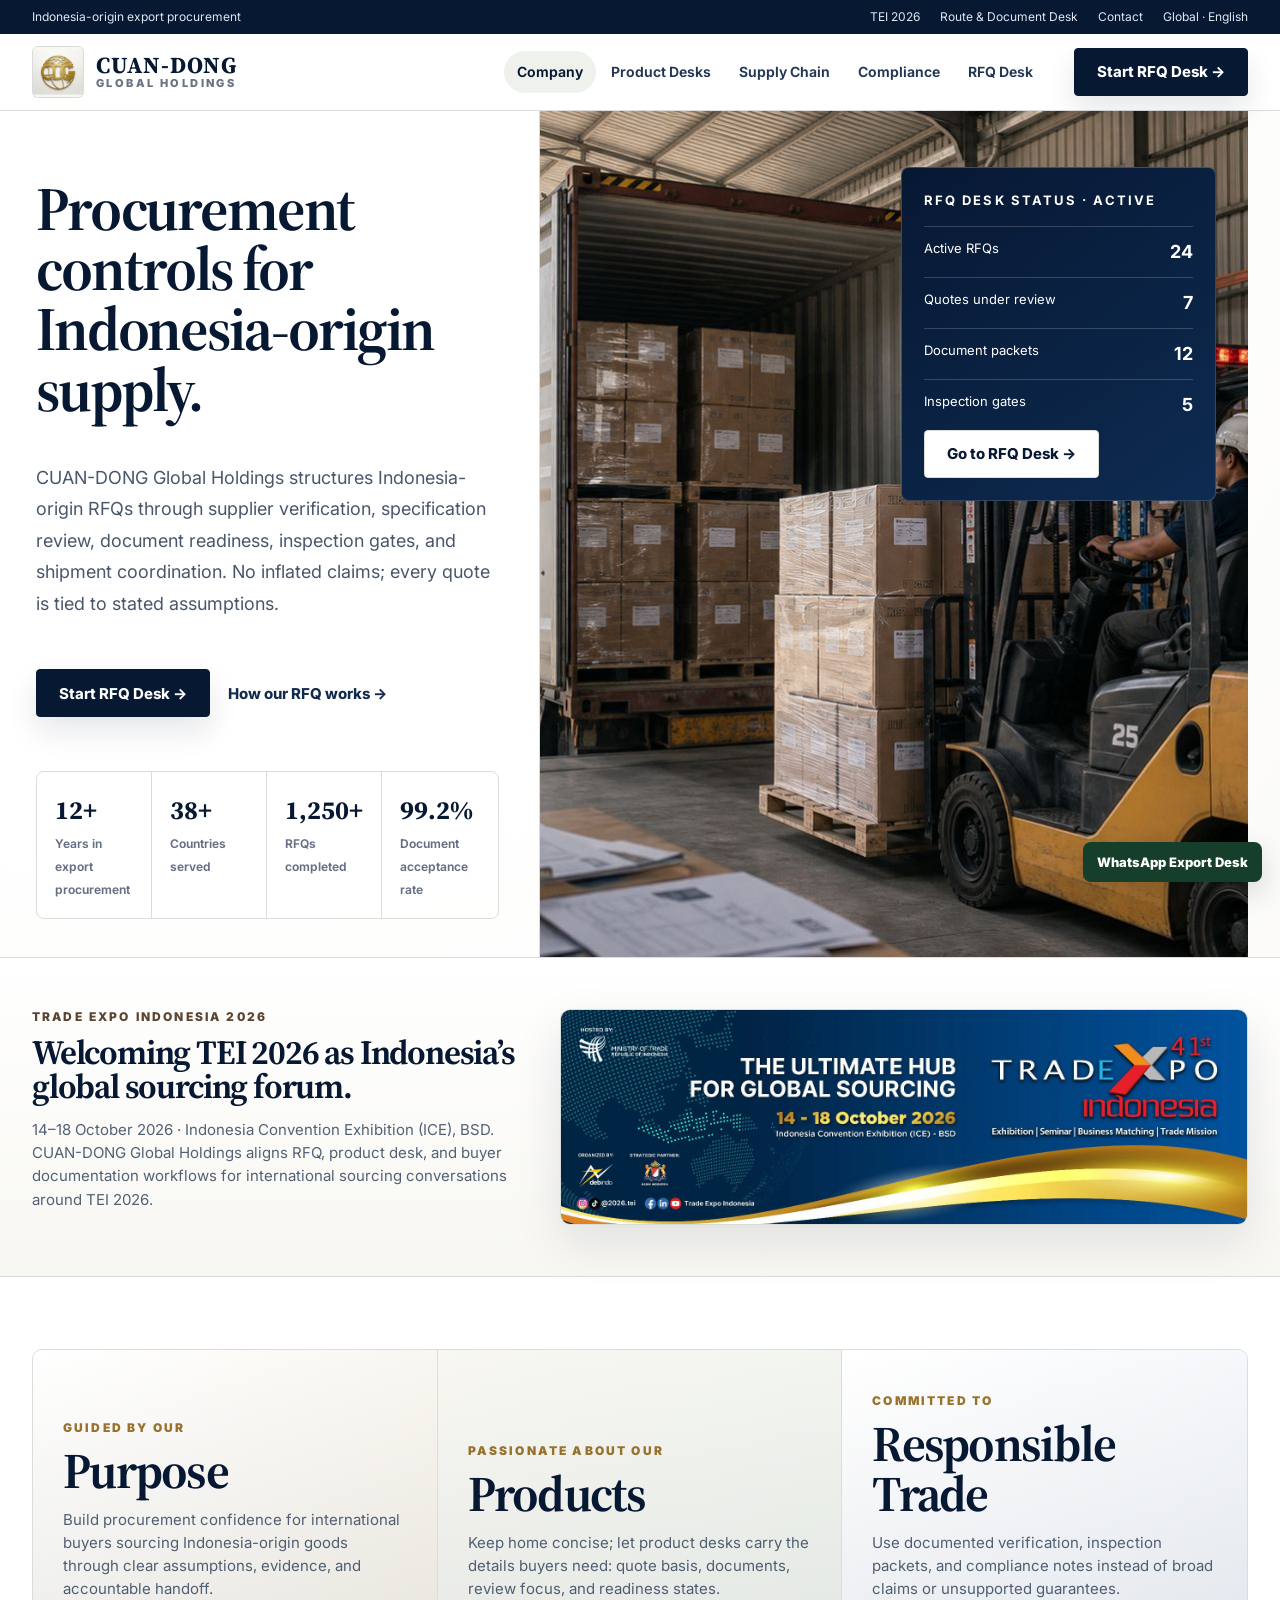
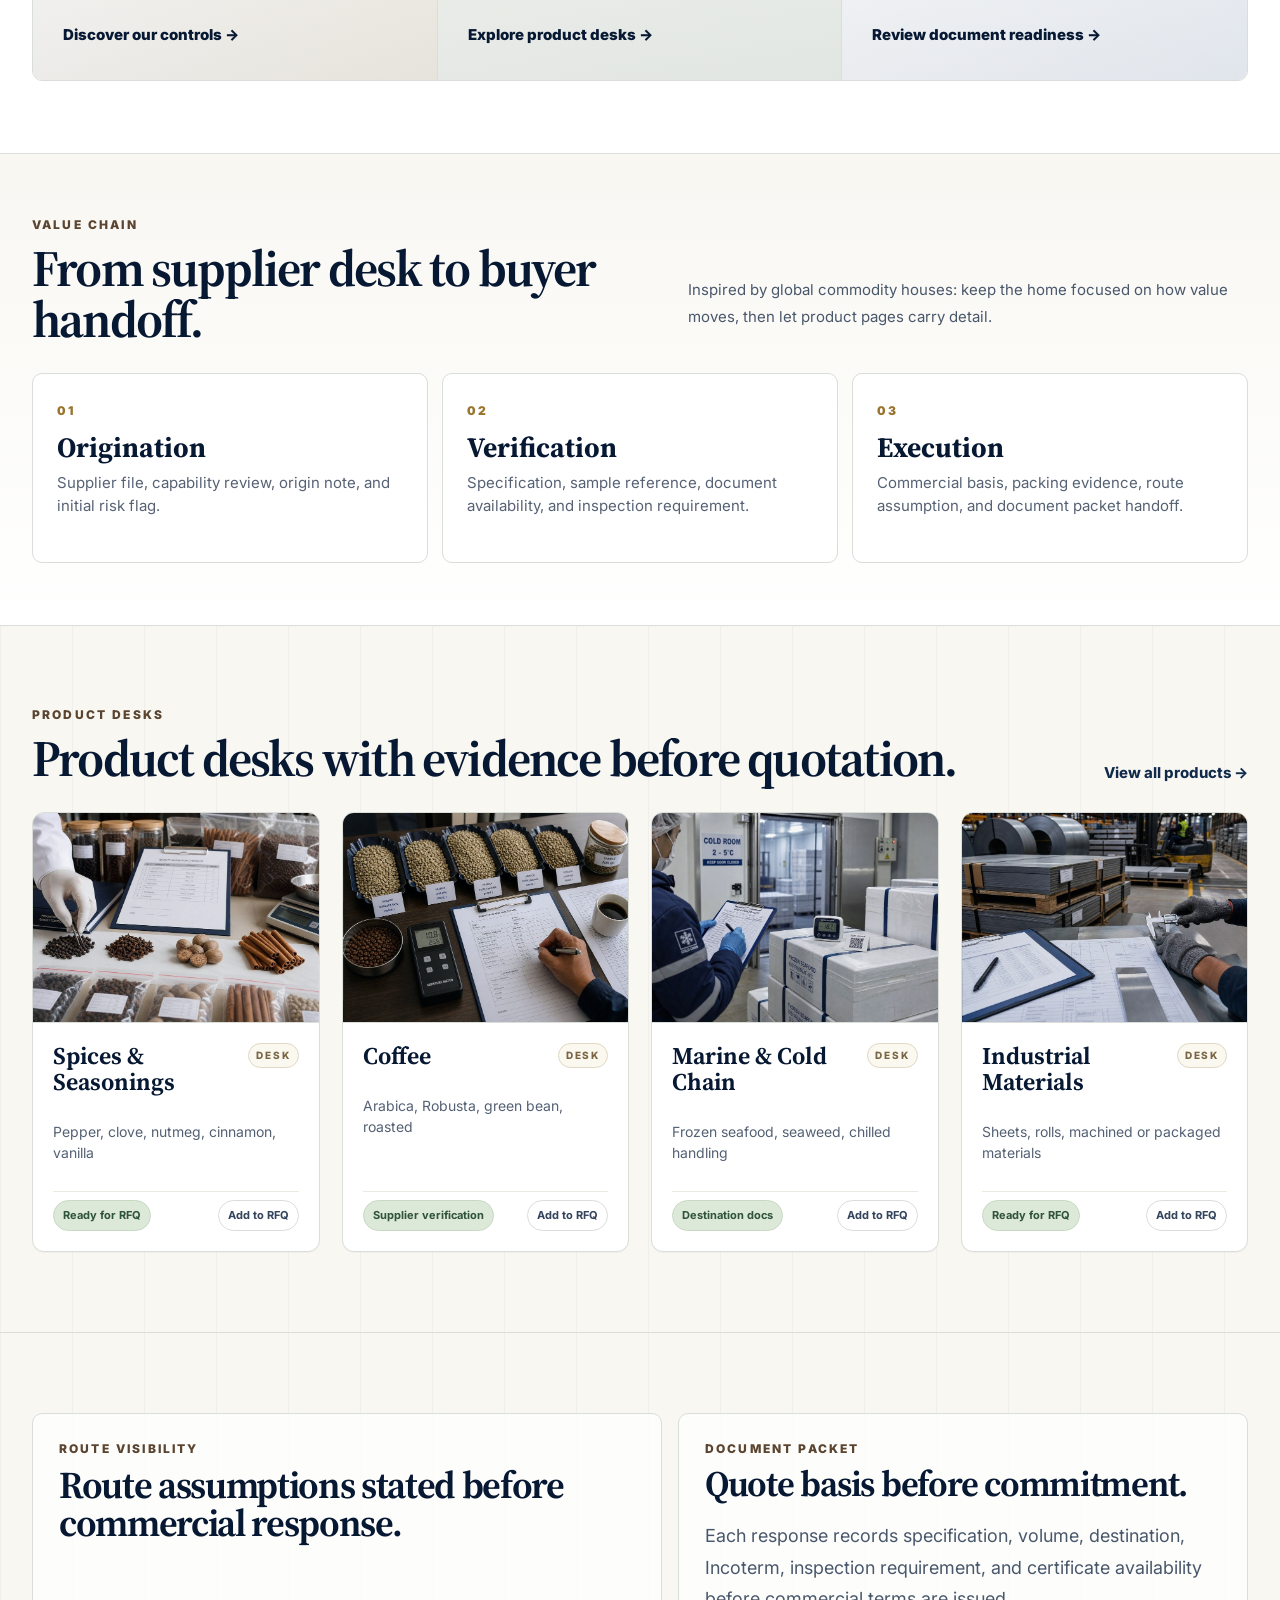
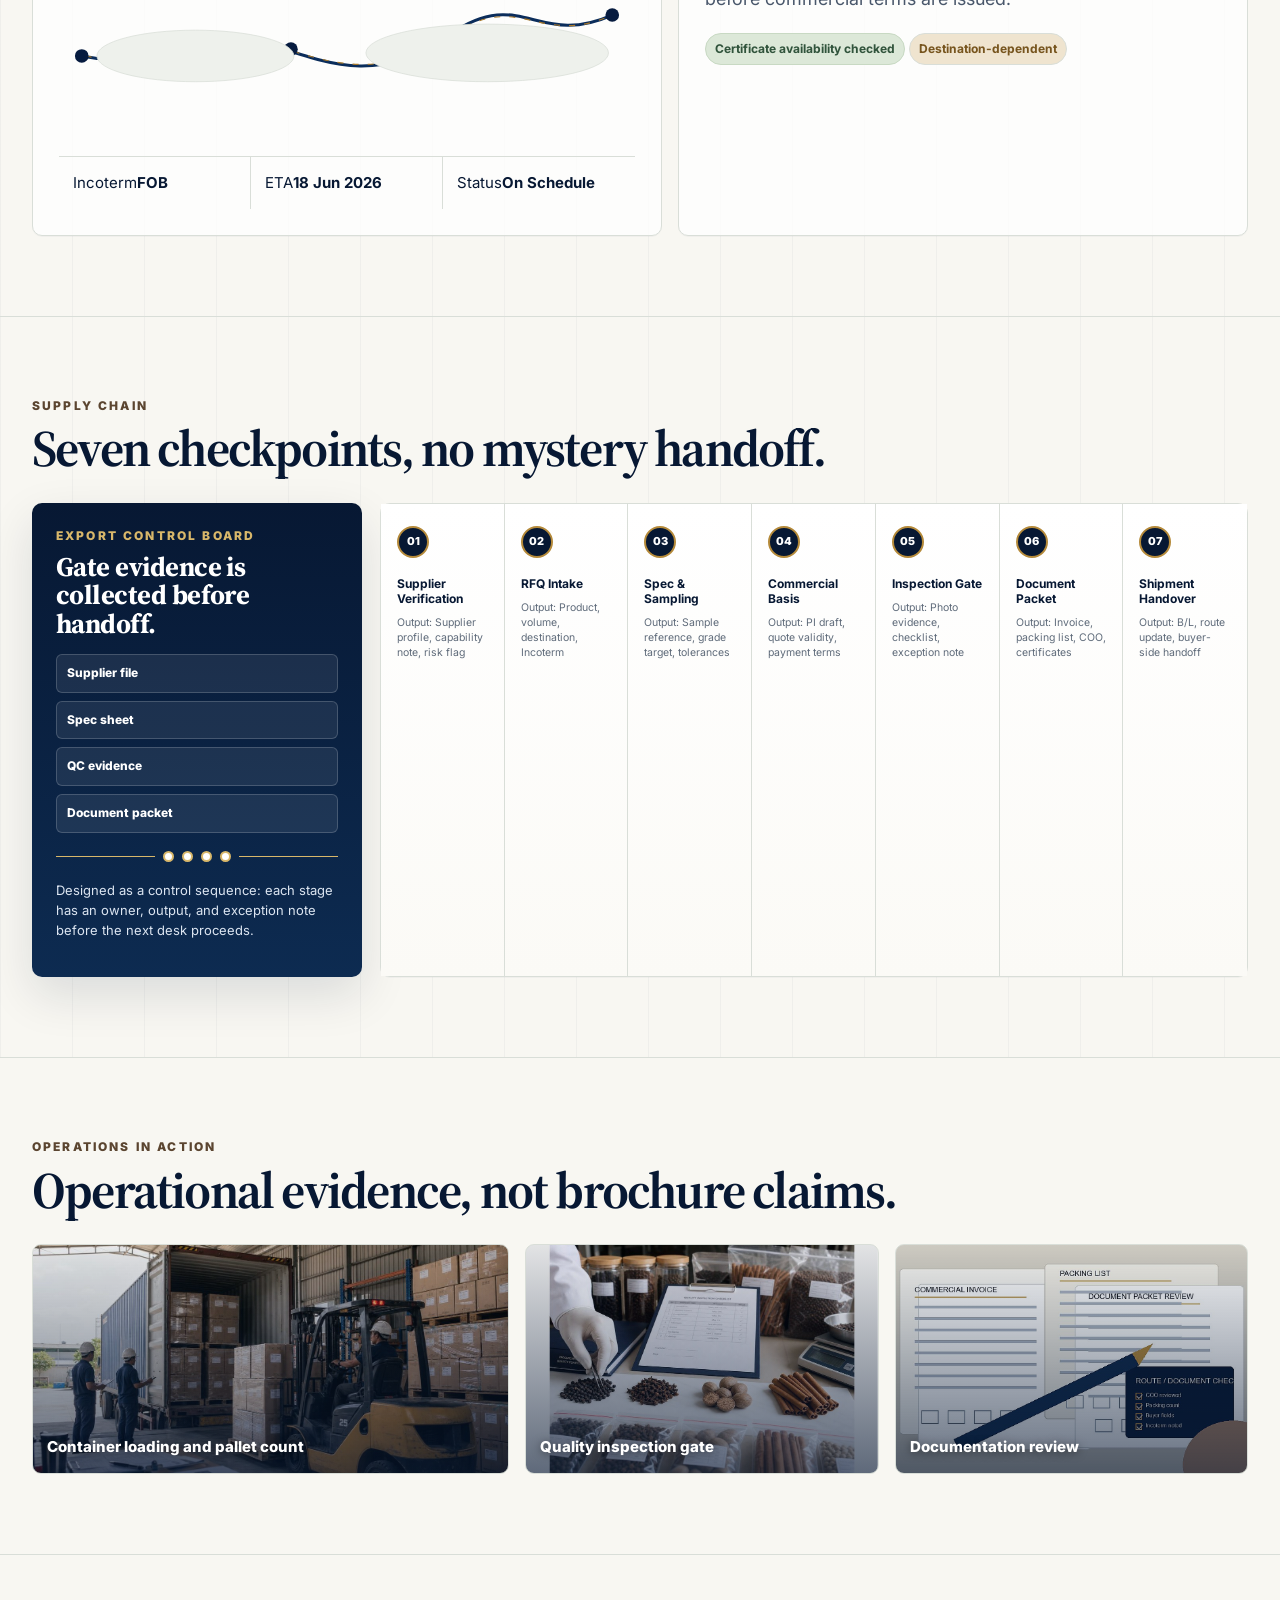
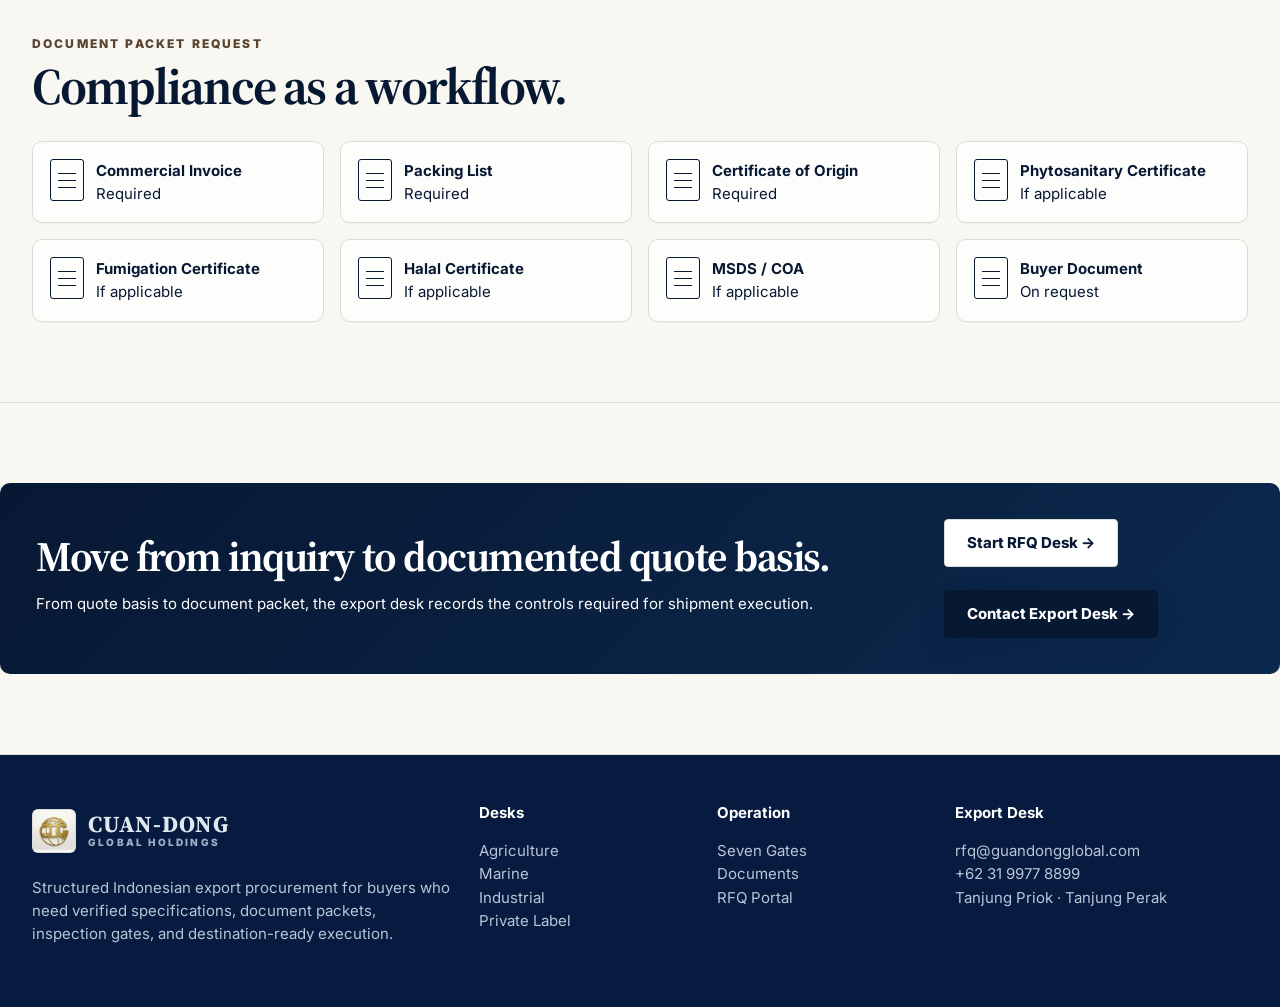
<file: index.html>
<!doctype html><html lang="en"><head><meta charset="utf-8"><meta name="viewport" content="width=device-width, initial-scale=1"><title>CUAN-DONG Global Holdings | Indonesia-Origin Export Procurement & RFQ Desk</title><meta name="description" content="CUAN-DONG Global Holdings structures Indonesia-origin export RFQs through supplier verification, product desks, document readiness, inspection gates, and shipment coordination."><link rel="preconnect" href="https://fonts.googleapis.com"><link rel="preconnect" href="https://fonts.gstatic.com" crossorigin><link href="https://fonts.googleapis.com/css2?family=Source+Serif+4:opsz,wght@8..60,500;8..60,600;8..60,700&family=Inter:wght@450;600;700;800&display=swap" rel="stylesheet"><link rel="icon" type="image/png" href="favicon.png?v=8"><link rel="manifest" href="site.webmanifest"><link rel="stylesheet" href="assets/cuandong.css?v=9">
<!-- SEO:START -->
<link rel="canonical" href="https://cuan-dong.com/">
<meta name="robots" content="index, follow, max-image-preview:large">
<meta name="author" content="CUAN-DONG Global Holdings">
<meta name="theme-color" content="#071833">
<meta property="og:site_name" content="CUAN-DONG Global Holdings">
<meta property="og:type" content="website">
<meta property="og:title" content="CUAN-DONG Global Holdings | Indonesia-Origin Export Procurement & RFQ Desk">
<meta property="og:description" content="CUAN-DONG Global Holdings structures Indonesia-origin export RFQs through supplier verification, product desks, document readiness, inspection gates, and shipment coordination.">
<meta property="og:url" content="https://cuan-dong.com/">
<meta property="og:image" content="https://cuan-dong.com/assets/generated/cuandong-warehouse-loading.jpg">
<meta property="og:locale" content="en_US">
<meta name="twitter:card" content="summary_large_image">
<meta name="twitter:title" content="CUAN-DONG Global Holdings | Indonesia-Origin Export Procurement & RFQ Desk">
<meta name="twitter:description" content="CUAN-DONG Global Holdings structures Indonesia-origin export RFQs through supplier verification, product desks, document readiness, inspection gates, and shipment coordination.">
<meta name="twitter:image" content="https://cuan-dong.com/assets/generated/cuandong-warehouse-loading.jpg">
<script type="application/ld+json">{
  "@context": "https://schema.org",
  "@type": "Organization",
  "name": "CUAN-DONG Global Holdings",
  "url": "https://cuan-dong.com/",
  "logo": "https://cuan-dong.com/assets/brand/cdg-mark.png",
  "email": "rfq@guandongglobal.com",
  "address": {"@type":"PostalAddress", "addressLocality":"Jakarta", "addressCountry":"ID"},
  "sameAs": []
}</script>
<script type="application/ld+json">{
  "@context": "https://schema.org",
  "@type": "WebPage",
  "name": "CUAN-DONG Global Holdings | Indonesia-Origin Export Procurement & RFQ Desk",
  "url": "https://cuan-dong.com/",
  "description": "CUAN-DONG Global Holdings structures Indonesia-origin export RFQs through supplier verification, product desks, document readiness, inspection gates, and shipment coordination.",
  "isPartOf": {"@type":"WebSite", "name":"CUAN-DONG Global Holdings", "url":"https://cuan-dong.com/"}
}</script>
<!-- SEO:END --></head><body><div class="page"><header class="site-header ldc-header"><div class="utility-bar"><div class="wrap utility-inner"><span>Indonesia-origin export procurement</span><nav><a href="index.html#tei-2026">TEI 2026</a><a href="supply-chain.html">Route & Document Desk</a><a href="contact.html">Contact</a><span>Global · English</span></nav></div></div><div class="wrap nav corporate-nav"><a class="brand brand-lockup" href="index.html" aria-label="CUAN-DONG Global Holdings home"><img src="assets/brand/cdg-mark.png?v=8" alt="CUAN-DONG mark"><span><b>CUAN-DONG</b><em>GLOBAL HOLDINGS</em></span></a><nav class="navlinks corporate-links"><div class="nav-item"><a class="active" href="index.html">Company</a><div class="mega"><b>Who we are</b><p>Procurement controls for Indonesia-origin supply, built around RFQ evidence and buyer handoff.</p><a href="index.html#value-chain">Our value chain →</a></div></div><div class="nav-item"><a class="" href="products.html">Product Desks</a><div class="mega"><b>What we source</b><p>Eight desks covering agriculture, marine, industrial, private label, and specialty sourcing.</p><a href="products.html">View product desks →</a></div></div><div class="nav-item"><a class="" href="supply-chain.html">Supply Chain</a><div class="mega"><b>How we execute</b><p>Seven export gates from supplier verification to document packet and shipment handoff.</p><a href="supply-chain.html">See control process →</a></div></div><div class="nav-item"><a class="" href="compliance.html">Compliance</a><div class="mega"><b>Document readiness</b><p>Certificate conditions, buyer documents, and destination-dependent requirements.</p><a href="compliance.html">Review documents →</a></div></div><div class="nav-item"><a class="" href="contact.html">RFQ Desk</a><div class="mega"><b>Start a structured RFQ</b><p>Submit product, volume, destination, Incoterm, and document requirements.</p><a href="contact.html">Open RFQ desk →</a></div></div></nav><a class="rfq-btn" href="contact.html">Start RFQ Desk →</a><button class="hamb btn secondary">Menu</button></div></header><main><section class="wrap hero"><div class="hero-copy"><h1>Procurement controls for Indonesia-origin supply.</h1><p class="lead">CUAN-DONG Global Holdings structures Indonesia-origin RFQs through supplier verification, specification review, document readiness, inspection gates, and shipment coordination. No inflated claims; every quote is tied to stated assumptions.</p><div class="hero-actions"><a class="btn" href="contact.html">Start RFQ Desk →</a><a class="text-link" href="supply-chain.html">How our RFQ works →</a></div><div class="evidence"><div class="ev"><strong>12+</strong><span>Years in export procurement</span></div><div class="ev"><strong>38+</strong><span>Countries served</span></div><div class="ev"><strong>1,250+</strong><span>RFQs completed</span></div><div class="ev"><strong>99.2%</strong><span>Document acceptance rate</span></div></div></div><div class="hero-media"><img src="assets/generated/cuandong-warehouse-loading.jpg" alt="Indonesian export warehouse container loading"><aside class="status-panel"><h3>RFQ Desk Status · Active</h3><div class="status-row"><span>Active RFQs</span><b>24</b></div><div class="status-row"><span>Quotes under review</span><b>7</b></div><div class="status-row"><span>Document packets</span><b>12</b></div><div class="status-row"><span>Inspection gates</span><b>5</b></div><a class="btn secondary" href="contact.html">Go to RFQ Desk →</a></aside></div></section><section id="tei-2026" class="tei-strip"><div class="wrap tei-card"><div class="tei-copy"><div class="kicker">Trade Expo Indonesia 2026</div><h2>Welcoming TEI 2026 as Indonesia’s global sourcing forum.</h2><p>14–18 October 2026 · Indonesia Convention Exhibition (ICE), BSD. CUAN-DONG Global Holdings aligns RFQ, product desk, and buyer documentation workflows for international sourcing conversations around TEI 2026.</p></div><img src="assets/event/trade-expo-indonesia-2026.jpg" alt="Trade Expo Indonesia 2026 banner"></div></section><section class="section corporate-pillars"><div class="wrap"><div class="pillar-grid"><article class="pillar-card purpose"><span>Guided by our</span><h2>Purpose</h2><p>Build procurement confidence for international buyers sourcing Indonesia-origin goods through clear assumptions, evidence, and accountable handoff.</p><a href="supply-chain.html">Discover our controls →</a></article><article class="pillar-card products-pillar"><span>Passionate about our</span><h2>Products</h2><p>Keep home concise; let product desks carry the details buyers need: quote basis, documents, review focus, and readiness states.</p><a href="products.html">Explore product desks →</a></article><article class="pillar-card trust"><span>Committed to</span><h2>Responsible Trade</h2><p>Use documented verification, inspection packets, and compliance notes instead of broad claims or unsupported guarantees.</p><a href="compliance.html">Review document readiness →</a></article></div></div></section><section id="value-chain" class="section value-chain-strip"><div class="wrap"><div class="section-head"><div><div class="kicker">Value chain</div><h2>From supplier desk to buyer handoff.</h2></div><p class="lead chain-lead">Inspired by global commodity houses: keep the home focused on how value moves, then let product pages carry detail.</p></div><div class="value-chain"><article><span>01</span><h3>Origination</h3><p>Supplier file, capability review, origin note, and initial risk flag.</p></article><article><span>02</span><h3>Verification</h3><p>Specification, sample reference, document availability, and inspection requirement.</p></article><article><span>03</span><h3>Execution</h3><p>Commercial basis, packing evidence, route assumption, and document packet handoff.</p></article></div></div></section><section class="section"><div class="wrap"><div class="section-head"><div><div class="kicker">Product desks</div><h2>Product desks with evidence before quotation.</h2></div><a class="text-link" href="products.html">View all products →</a></div><div class="grid product-grid"><article class="card product"><div class="thumb spice"></div><div class="product-body"><div class="product-head"><h3>Spices & Seasonings</h3><span class="desk-code">DESK</span></div><p>Pepper, clove, nutmeg, cinnamon, vanilla</p><dl class="procure-facts"><div><dt>Quote basis</dt><dd>MOQ 500 KG</dd></div><div><dt>Documents</dt><dd>COO · Phyto · COA</dd></div><div><dt>Review focus</dt><dd>Moisture / origin verification</dd></div></dl><div class="meta product-actions"><span class="chip ok">Ready for RFQ</span><button class="chip" data-rfq="Spices & Seasonings">Add to RFQ</button></div></div></article><article class="card product"><div class="thumb coffee"></div><div class="product-body"><div class="product-head"><h3>Coffee</h3><span class="desk-code">DESK</span></div><p>Arabica, Robusta, green bean, roasted</p><dl class="procure-facts"><div><dt>Quote basis</dt><dd>MOQ 1 MT</dd></div><div><dt>Documents</dt><dd>COO · Phyto · Q-grade optional</dd></div><div><dt>Review focus</dt><dd>Grade, screen size, moisture</dd></div></dl><div class="meta product-actions"><span class="chip ok">Supplier verification</span><button class="chip" data-rfq="Coffee">Add to RFQ</button></div></div></article><article class="card product"><div class="thumb marine"></div><div class="product-body"><div class="product-head"><h3>Marine & Cold Chain</h3><span class="desk-code">DESK</span></div><p>Frozen seafood, seaweed, chilled handling</p><dl class="procure-facts"><div><dt>Quote basis</dt><dd>LCL / FCL review</dd></div><div><dt>Documents</dt><dd>Health cert · cold-chain log</dd></div><div><dt>Review focus</dt><dd>Temperature and destination rules</dd></div></dl><div class="meta product-actions"><span class="chip ok">Destination docs</span><button class="chip" data-rfq="Marine & Cold Chain">Add to RFQ</button></div></div></article><article class="card product"><div class="thumb ind"></div><div class="product-body"><div class="product-head"><h3>Industrial Materials</h3><span class="desk-code">DESK</span></div><p>Sheets, rolls, machined or packaged materials</p><dl class="procure-facts"><div><dt>Quote basis</dt><dd>By sheet / roll / pallet</dd></div><div><dt>Documents</dt><dd>COO · MSDS when needed</dd></div><div><dt>Review focus</dt><dd>Tolerance and packing format</dd></div></dl><div class="meta product-actions"><span class="chip ok">Ready for RFQ</span><button class="chip" data-rfq="Industrial Materials">Add to RFQ</button></div></div></article></div></div></section><section class="section"><div class="wrap route"><div class="panel map"><div class="kicker">Route visibility</div><h2 style="font-size:38px">Route assumptions stated before commercial response.</h2><svg viewBox="0 0 760 210" aria-hidden="true"><path d="M30 130 C120 150 180 82 270 112 S420 168 515 102 630 120 730 76" fill="none" stroke="#0b2d5b" stroke-width="4"/><path d="M35 130 C122 149 185 85 271 112 S421 165 516 103 632 120 730 76" fill="none" stroke="#a7782a" stroke-width="1.5" stroke-dasharray="8 12"/><g fill="#061b3f"><circle cx="30" cy="130" r="9"/><circle cx="306" cy="121" r="9"/><circle cx="515" cy="102" r="9"/><circle cx="730" cy="76" r="9"/></g><g fill="#eef1ec" stroke="#d9ded8"><ellipse cx="180" cy="130" rx="130" ry="34"/><ellipse cx="565" cy="126" rx="160" ry="38"/></g></svg><div class="route-stats"><div><span>Incoterm</span><b>FOB</b></div><div><span>ETA</span><b>18 Jun 2026</b></div><div><span>Status</span><b>On Schedule</b></div></div></div><div class="panel" style="padding:26px"><div class="kicker">Document packet</div><h2 style="font-size:36px">Quote basis before commitment.</h2><p class="lead">Each response records specification, volume, destination, Incoterm, inspection requirement, and certificate availability before commercial terms are issued.</p><span class="chip ok">Certificate availability checked</span> <span class="chip warn">Destination-dependent</span></div></div></section><section class="section"><div class="wrap"><div class="section-head"><div><div class="kicker">Supply chain</div><h2>Seven checkpoints, no mystery handoff.</h2></div></div><div class="gate-system"><aside class="control-visual"><div class="kicker">Export control board</div><h3>Gate evidence is collected before handoff.</h3><div class="packet-stack"><span>Supplier file</span><span>Spec sheet</span><span>QC evidence</span><span>Document packet</span></div><div class="route-mini"><i></i><i></i><i></i><i></i></div><p>Designed as a control sequence: each stage has an owner, output, and exception note before the next desk proceeds.</p></aside><div class="panel workflow control-flow"><div class="gate"><div class="num">01</div><div class="ico">□</div><b>Supplier Verification</b><small>Output: Supplier profile, capability note, risk flag</small></div><div class="gate"><div class="num">02</div><div class="ico">□</div><b>RFQ Intake</b><small>Output: Product, volume, destination, Incoterm</small></div><div class="gate"><div class="num">03</div><div class="ico">□</div><b>Spec & Sampling</b><small>Output: Sample reference, grade target, tolerances</small></div><div class="gate"><div class="num">04</div><div class="ico">□</div><b>Commercial Basis</b><small>Output: PI draft, quote validity, payment terms</small></div><div class="gate"><div class="num">05</div><div class="ico">□</div><b>Inspection Gate</b><small>Output: Photo evidence, checklist, exception note</small></div><div class="gate"><div class="num">06</div><div class="ico">□</div><b>Document Packet</b><small>Output: Invoice, packing list, COO, certificates</small></div><div class="gate"><div class="num">07</div><div class="ico">□</div><b>Shipment Handover</b><small>Output: B/L, route update, buyer-side handoff</small></div></div></div></div></div></section><section class="section"><div class="wrap"><div class="section-head"><div><div class="kicker">Operations in action</div><h2>Operational evidence, not brochure claims.</h2></div></div><div class="grid ops"><div class="photo op-loading">Container loading and pallet count</div><div class="photo op-qc">Quality inspection gate</div><div class="photo op-docs">Documentation review</div></div></div></section><section class="section"><div class="wrap"><div class="section-head"><div><div class="kicker">Document packet request</div><h2>Compliance as a workflow.</h2></div></div><div class="grid doc-grid"><article class="card doc"><i></i><div><b>Commercial Invoice</b><br><span>Required</span></div></article><article class="card doc"><i></i><div><b>Packing List</b><br><span>Required</span></div></article><article class="card doc"><i></i><div><b>Certificate of Origin</b><br><span>Required</span></div></article><article class="card doc"><i></i><div><b>Phytosanitary Certificate</b><br><span>If applicable</span></div></article><article class="card doc"><i></i><div><b>Fumigation Certificate</b><br><span>If applicable</span></div></article><article class="card doc"><i></i><div><b>Halal Certificate</b><br><span>If applicable</span></div></article><article class="card doc"><i></i><div><b>MSDS / COA</b><br><span>If applicable</span></div></article><article class="card doc"><i></i><div><b>Buyer Document</b><br><span>On request</span></div></article></div></div></section><section class="section"><div class="wrap close"><div><h2>Move from inquiry to documented quote basis.</h2><p>From quote basis to document packet, the export desk records the controls required for shipment execution.</p></div><div><a class="btn secondary" href="contact.html">Start RFQ Desk →</a><br><br><a class="btn" href="mailto:rfq@guandongglobal.com">Contact Export Desk →</a></div></div></section></main><footer class="footer"><div class="wrap footgrid"><div><a class="brand brand-lockup footer-lockup" href="index.html" aria-label="CUAN-DONG Global Holdings home"><img src="assets/brand/cdg-mark.png?v=8" alt="CUAN-DONG mark"><span><b>CUAN-DONG</b><em>GLOBAL HOLDINGS</em></span></a><p>Structured Indonesian export procurement for buyers who need verified specifications, document packets, inspection gates, and destination-ready execution.</p></div><div><h4>Desks</h4><p><a href="products.html">Agriculture</a><br><a href="products.html">Marine</a><br><a href="products.html">Industrial</a><br><a href="products.html">Private Label</a></p></div><div><h4>Operation</h4><p><a href="supply-chain.html">Seven Gates</a><br><a href="compliance.html">Documents</a><br><a href="contact.html">RFQ Portal</a></p></div><div><h4>Export Desk</h4><p>rfq@guandongglobal.com<br>+62 31 9977 8899<br>Tanjung Priok · Tanjung Perak</p></div></div></footer><a class="wa" href="https://wa.me/623199778899?text=Hi%20CUAN-DONG Global Holdings%2C%20I%20want%20to%20discuss%20an%20RFQ%20draft.">WhatsApp Export Desk</a><div class="toast"></div></div><script src="assets/cuandong.js"></script></body></html>
</file>
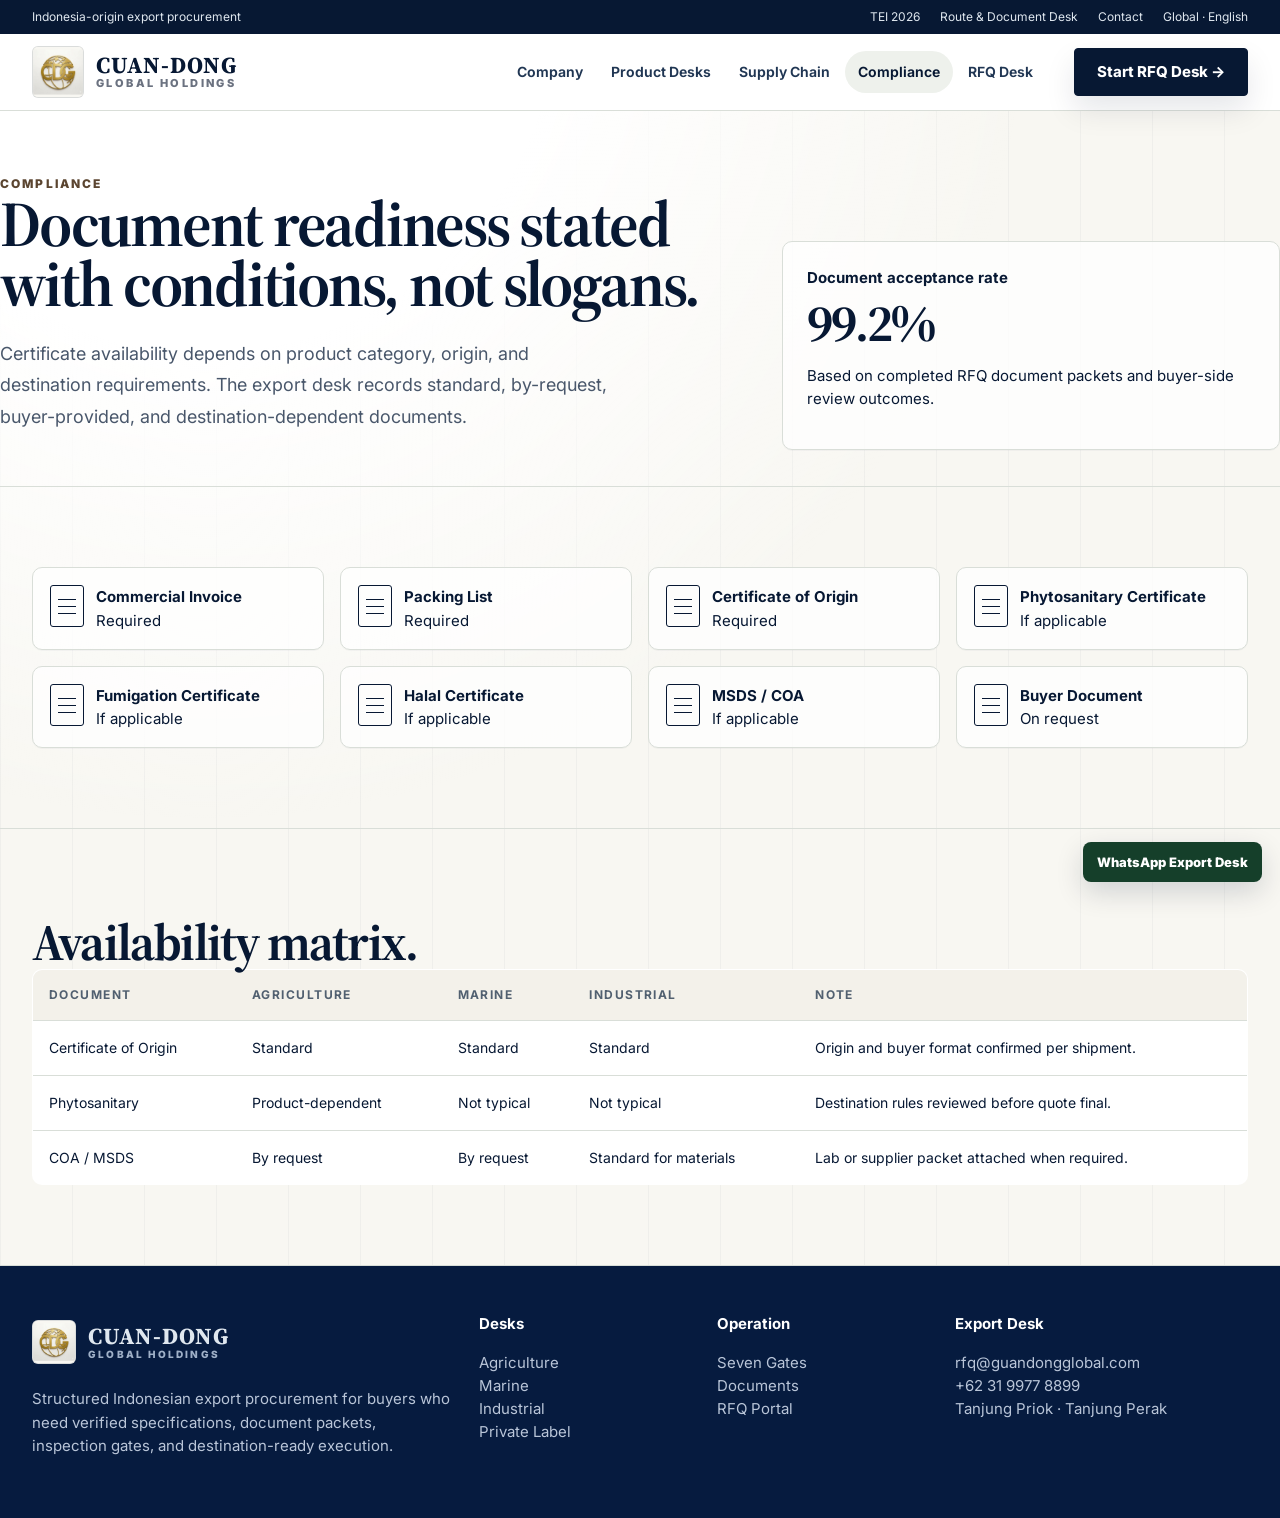
<file: compliance.html>
<!doctype html><html lang="en"><head><meta charset="utf-8"><meta name="viewport" content="width=device-width, initial-scale=1"><title>Export Compliance & Document Readiness | CUAN-DONG Global Holdings</title><meta name="description" content="Document readiness for commercial invoice, packing list, certificate of origin, phytosanitary, fumigation, halal, MSDS, COA, and buyer-requested documents."><link rel="preconnect" href="https://fonts.googleapis.com"><link rel="preconnect" href="https://fonts.gstatic.com" crossorigin><link href="https://fonts.googleapis.com/css2?family=Source+Serif+4:opsz,wght@8..60,500;8..60,600;8..60,700&family=Inter:wght@450;600;700;800&display=swap" rel="stylesheet"><link rel="icon" type="image/png" href="favicon.png?v=8"><link rel="manifest" href="site.webmanifest"><link rel="stylesheet" href="assets/cuandong.css?v=9">
<!-- SEO:START -->
<link rel="canonical" href="https://cuan-dong.com/compliance.html">
<meta name="robots" content="index, follow, max-image-preview:large">
<meta name="author" content="CUAN-DONG Global Holdings">
<meta name="theme-color" content="#071833">
<meta property="og:site_name" content="CUAN-DONG Global Holdings">
<meta property="og:type" content="website">
<meta property="og:title" content="Export Compliance & Document Readiness | CUAN-DONG Global Holdings">
<meta property="og:description" content="Document readiness for commercial invoice, packing list, certificate of origin, phytosanitary, fumigation, halal, MSDS, COA, and buyer-requested documents.">
<meta property="og:url" content="https://cuan-dong.com/compliance.html">
<meta property="og:image" content="https://cuan-dong.com/assets/generated/cuandong-warehouse-loading.jpg">
<meta property="og:locale" content="en_US">
<meta name="twitter:card" content="summary_large_image">
<meta name="twitter:title" content="Export Compliance & Document Readiness | CUAN-DONG Global Holdings">
<meta name="twitter:description" content="Document readiness for commercial invoice, packing list, certificate of origin, phytosanitary, fumigation, halal, MSDS, COA, and buyer-requested documents.">
<meta name="twitter:image" content="https://cuan-dong.com/assets/generated/cuandong-warehouse-loading.jpg">
<script type="application/ld+json">{
  "@context": "https://schema.org",
  "@type": "Organization",
  "name": "CUAN-DONG Global Holdings",
  "url": "https://cuan-dong.com/",
  "logo": "https://cuan-dong.com/assets/brand/cdg-mark.png",
  "email": "rfq@guandongglobal.com",
  "address": {"@type":"PostalAddress", "addressLocality":"Jakarta", "addressCountry":"ID"},
  "sameAs": []
}</script>
<script type="application/ld+json">{
  "@context": "https://schema.org",
  "@type": "WebPage",
  "name": "Export Compliance & Document Readiness | CUAN-DONG Global Holdings",
  "url": "https://cuan-dong.com/compliance.html",
  "description": "Document readiness for commercial invoice, packing list, certificate of origin, phytosanitary, fumigation, halal, MSDS, COA, and buyer-requested documents.",
  "isPartOf": {"@type":"WebSite", "name":"CUAN-DONG Global Holdings", "url":"https://cuan-dong.com/"}
}</script>
<!-- SEO:END --></head><body><div class="page"><header class="site-header ldc-header"><div class="utility-bar"><div class="wrap utility-inner"><span>Indonesia-origin export procurement</span><nav><a href="index.html#tei-2026">TEI 2026</a><a href="supply-chain.html">Route & Document Desk</a><a href="contact.html">Contact</a><span>Global · English</span></nav></div></div><div class="wrap nav corporate-nav"><a class="brand brand-lockup" href="index.html" aria-label="CUAN-DONG Global Holdings home"><img src="assets/brand/cdg-mark.png?v=8" alt="CUAN-DONG mark"><span><b>CUAN-DONG</b><em>GLOBAL HOLDINGS</em></span></a><nav class="navlinks corporate-links"><div class="nav-item"><a class="" href="index.html">Company</a><div class="mega"><b>Who we are</b><p>Procurement controls for Indonesia-origin supply, built around RFQ evidence and buyer handoff.</p><a href="index.html#value-chain">Our value chain →</a></div></div><div class="nav-item"><a class="" href="products.html">Product Desks</a><div class="mega"><b>What we source</b><p>Eight desks covering agriculture, marine, industrial, private label, and specialty sourcing.</p><a href="products.html">View product desks →</a></div></div><div class="nav-item"><a class="" href="supply-chain.html">Supply Chain</a><div class="mega"><b>How we execute</b><p>Seven export gates from supplier verification to document packet and shipment handoff.</p><a href="supply-chain.html">See control process →</a></div></div><div class="nav-item"><a class="active" href="compliance.html">Compliance</a><div class="mega"><b>Document readiness</b><p>Certificate conditions, buyer documents, and destination-dependent requirements.</p><a href="compliance.html">Review documents →</a></div></div><div class="nav-item"><a class="" href="contact.html">RFQ Desk</a><div class="mega"><b>Start a structured RFQ</b><p>Submit product, volume, destination, Incoterm, and document requirements.</p><a href="contact.html">Open RFQ desk →</a></div></div></nav><a class="rfq-btn" href="contact.html">Start RFQ Desk →</a><button class="hamb btn secondary">Menu</button></div></header><main><section class="wrap subhero"><div><div class="kicker">Compliance</div><h1 class="display">Document readiness stated with conditions, not slogans.</h1><p class="lead">Certificate availability depends on product category, origin, and destination requirements. The export desk records standard, by-request, buyer-provided, and destination-dependent documents.</p></div><div class="panel" style="padding:24px"><b>Document acceptance rate</b><h2 style="font-size:52px">99.2%</h2><p>Based on completed RFQ document packets and buyer-side review outcomes.</p></div></section><section class="section"><div class="wrap"><div class="grid doc-grid"><article class="card doc"><i></i><div><b>Commercial Invoice</b><br><span>Required</span></div></article><article class="card doc"><i></i><div><b>Packing List</b><br><span>Required</span></div></article><article class="card doc"><i></i><div><b>Certificate of Origin</b><br><span>Required</span></div></article><article class="card doc"><i></i><div><b>Phytosanitary Certificate</b><br><span>If applicable</span></div></article><article class="card doc"><i></i><div><b>Fumigation Certificate</b><br><span>If applicable</span></div></article><article class="card doc"><i></i><div><b>Halal Certificate</b><br><span>If applicable</span></div></article><article class="card doc"><i></i><div><b>MSDS / COA</b><br><span>If applicable</span></div></article><article class="card doc"><i></i><div><b>Buyer Document</b><br><span>On request</span></div></article></div></div></section><section class="section"><div class="wrap"><h2>Availability matrix.</h2><table class="table"><tr><th>Document</th><th>Agriculture</th><th>Marine</th><th>Industrial</th><th>Note</th></tr><tr><td>Certificate of Origin</td><td>Standard</td><td>Standard</td><td>Standard</td><td>Origin and buyer format confirmed per shipment.</td></tr><tr><td>Phytosanitary</td><td>Product-dependent</td><td>Not typical</td><td>Not typical</td><td>Destination rules reviewed before quote final.</td></tr><tr><td>COA / MSDS</td><td>By request</td><td>By request</td><td>Standard for materials</td><td>Lab or supplier packet attached when required.</td></tr></table></div></section></main><footer class="footer"><div class="wrap footgrid"><div><a class="brand brand-lockup footer-lockup" href="index.html" aria-label="CUAN-DONG Global Holdings home"><img src="assets/brand/cdg-mark.png?v=8" alt="CUAN-DONG mark"><span><b>CUAN-DONG</b><em>GLOBAL HOLDINGS</em></span></a><p>Structured Indonesian export procurement for buyers who need verified specifications, document packets, inspection gates, and destination-ready execution.</p></div><div><h4>Desks</h4><p><a href="products.html">Agriculture</a><br><a href="products.html">Marine</a><br><a href="products.html">Industrial</a><br><a href="products.html">Private Label</a></p></div><div><h4>Operation</h4><p><a href="supply-chain.html">Seven Gates</a><br><a href="compliance.html">Documents</a><br><a href="contact.html">RFQ Portal</a></p></div><div><h4>Export Desk</h4><p>rfq@guandongglobal.com<br>+62 31 9977 8899<br>Tanjung Priok · Tanjung Perak</p></div></div></footer><a class="wa" href="https://wa.me/623199778899?text=Hi%20CUAN-DONG Global Holdings%2C%20I%20want%20to%20discuss%20an%20RFQ%20draft.">WhatsApp Export Desk</a><div class="toast"></div></div><script src="assets/cuandong.js"></script></body></html>
</file>
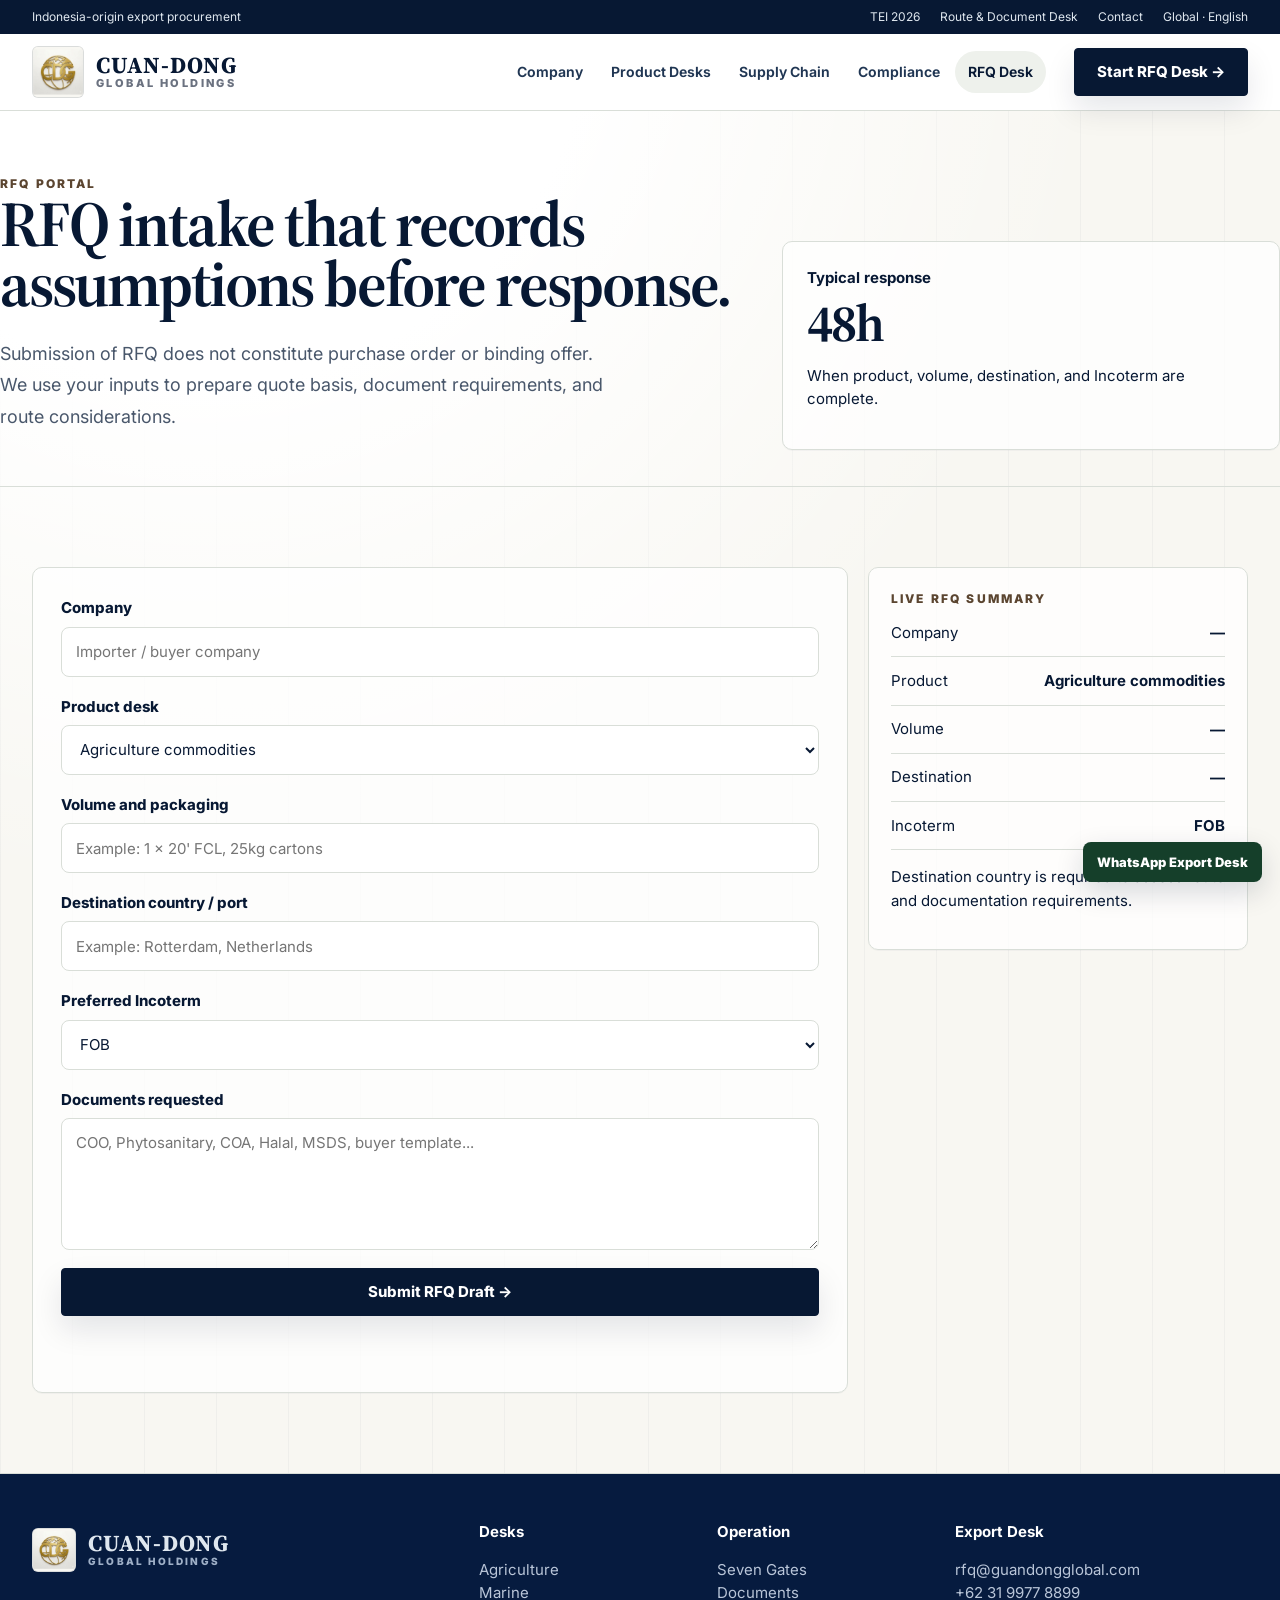
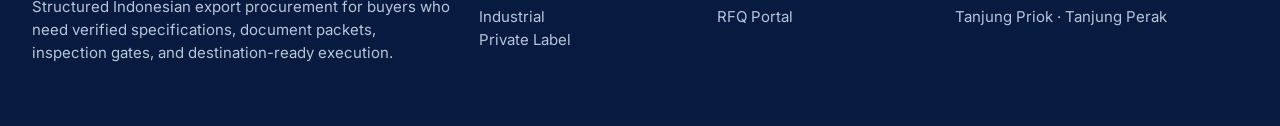
<file: contact.html>
<!doctype html><html lang="en"><head><meta charset="utf-8"><meta name="viewport" content="width=device-width, initial-scale=1"><title>RFQ Desk | CUAN-DONG Global Holdings</title><meta name="description" content="Submit an export RFQ draft with product desk, volume, destination, Incoterm, and requested document packet for CUAN-DONG review."><link rel="preconnect" href="https://fonts.googleapis.com"><link rel="preconnect" href="https://fonts.gstatic.com" crossorigin><link href="https://fonts.googleapis.com/css2?family=Source+Serif+4:opsz,wght@8..60,500;8..60,600;8..60,700&family=Inter:wght@450;600;700;800&display=swap" rel="stylesheet"><link rel="icon" type="image/png" href="favicon.png?v=8"><link rel="manifest" href="site.webmanifest"><link rel="stylesheet" href="assets/cuandong.css?v=9">
<!-- SEO:START -->
<link rel="canonical" href="https://cuan-dong.com/contact.html">
<meta name="robots" content="index, follow, max-image-preview:large">
<meta name="author" content="CUAN-DONG Global Holdings">
<meta name="theme-color" content="#071833">
<meta property="og:site_name" content="CUAN-DONG Global Holdings">
<meta property="og:type" content="website">
<meta property="og:title" content="RFQ Desk | CUAN-DONG Global Holdings">
<meta property="og:description" content="Submit an export RFQ draft with product desk, volume, destination, Incoterm, and requested document packet for CUAN-DONG review.">
<meta property="og:url" content="https://cuan-dong.com/contact.html">
<meta property="og:image" content="https://cuan-dong.com/assets/generated/cuandong-warehouse-loading.jpg">
<meta property="og:locale" content="en_US">
<meta name="twitter:card" content="summary_large_image">
<meta name="twitter:title" content="RFQ Desk | CUAN-DONG Global Holdings">
<meta name="twitter:description" content="Submit an export RFQ draft with product desk, volume, destination, Incoterm, and requested document packet for CUAN-DONG review.">
<meta name="twitter:image" content="https://cuan-dong.com/assets/generated/cuandong-warehouse-loading.jpg">
<script type="application/ld+json">{
  "@context": "https://schema.org",
  "@type": "Organization",
  "name": "CUAN-DONG Global Holdings",
  "url": "https://cuan-dong.com/",
  "logo": "https://cuan-dong.com/assets/brand/cdg-mark.png",
  "email": "rfq@guandongglobal.com",
  "address": {"@type":"PostalAddress", "addressLocality":"Jakarta", "addressCountry":"ID"},
  "sameAs": []
}</script>
<script type="application/ld+json">{
  "@context": "https://schema.org",
  "@type": "WebPage",
  "name": "RFQ Desk | CUAN-DONG Global Holdings",
  "url": "https://cuan-dong.com/contact.html",
  "description": "Submit an export RFQ draft with product desk, volume, destination, Incoterm, and requested document packet for CUAN-DONG review.",
  "isPartOf": {"@type":"WebSite", "name":"CUAN-DONG Global Holdings", "url":"https://cuan-dong.com/"}
}</script>
<!-- SEO:END --></head><body><div class="page"><header class="site-header ldc-header"><div class="utility-bar"><div class="wrap utility-inner"><span>Indonesia-origin export procurement</span><nav><a href="index.html#tei-2026">TEI 2026</a><a href="supply-chain.html">Route & Document Desk</a><a href="contact.html">Contact</a><span>Global · English</span></nav></div></div><div class="wrap nav corporate-nav"><a class="brand brand-lockup" href="index.html" aria-label="CUAN-DONG Global Holdings home"><img src="assets/brand/cdg-mark.png?v=8" alt="CUAN-DONG mark"><span><b>CUAN-DONG</b><em>GLOBAL HOLDINGS</em></span></a><nav class="navlinks corporate-links"><div class="nav-item"><a class="" href="index.html">Company</a><div class="mega"><b>Who we are</b><p>Procurement controls for Indonesia-origin supply, built around RFQ evidence and buyer handoff.</p><a href="index.html#value-chain">Our value chain →</a></div></div><div class="nav-item"><a class="" href="products.html">Product Desks</a><div class="mega"><b>What we source</b><p>Eight desks covering agriculture, marine, industrial, private label, and specialty sourcing.</p><a href="products.html">View product desks →</a></div></div><div class="nav-item"><a class="" href="supply-chain.html">Supply Chain</a><div class="mega"><b>How we execute</b><p>Seven export gates from supplier verification to document packet and shipment handoff.</p><a href="supply-chain.html">See control process →</a></div></div><div class="nav-item"><a class="" href="compliance.html">Compliance</a><div class="mega"><b>Document readiness</b><p>Certificate conditions, buyer documents, and destination-dependent requirements.</p><a href="compliance.html">Review documents →</a></div></div><div class="nav-item"><a class="active" href="contact.html">RFQ Desk</a><div class="mega"><b>Start a structured RFQ</b><p>Submit product, volume, destination, Incoterm, and document requirements.</p><a href="contact.html">Open RFQ desk →</a></div></div></nav><a class="rfq-btn" href="contact.html">Start RFQ Desk →</a><button class="hamb btn secondary">Menu</button></div></header><main><section class="wrap subhero"><div><div class="kicker">RFQ Portal</div><h1 class="display">RFQ intake that records assumptions before response.</h1><p class="lead">Submission of RFQ does not constitute purchase order or binding offer. We use your inputs to prepare quote basis, document requirements, and route considerations.</p></div><div class="panel" style="padding:24px"><b>Typical response</b><h2 style="font-size:52px">48h</h2><p>When product, volume, destination, and Incoterm are complete.</p></div></section><section class="section"><div class="wrap split"><form id="rfqForm" class="panel rfq-form" style="padding:28px"><div class="field"><label>Company</label><input name="company" required placeholder="Importer / buyer company"></div><div class="field"><label>Product desk</label><select id="product" name="product"><option>Agriculture commodities</option><option>Spices & Seasonings</option><option>Coffee</option><option>Marine & Cold Chain</option><option>Industrial Materials</option><option>Consumer Goods / Private Label</option></select></div><div class="field"><label>Volume and packaging</label><input name="volume" placeholder="Example: 1 x 20' FCL, 25kg cartons"></div><div class="field"><label>Destination country / port</label><input name="destination" required placeholder="Example: Rotterdam, Netherlands"></div><div class="field"><label>Preferred Incoterm</label><select name="incoterm"><option>FOB</option><option>CIF</option><option>EXW</option><option>Buyer to confirm</option></select></div><div class="field"><label>Documents requested</label><textarea name="documents" placeholder="COO, Phytosanitary, COA, Halal, MSDS, buyer template..."></textarea></div><button class="btn" type="submit">Submit RFQ Draft →</button><p id="confirm"></p></form><aside class="panel sidebar"><div class="kicker">Live RFQ summary</div><div class="summary-line"><span>Company</span><b data-sum="company">—</b></div><div class="summary-line"><span>Product</span><b data-sum="product">—</b></div><div class="summary-line"><span>Volume</span><b data-sum="volume">—</b></div><div class="summary-line"><span>Destination</span><b data-sum="destination">—</b></div><div class="summary-line"><span>Incoterm</span><b data-sum="incoterm">—</b></div><p>Destination country is required to assess route and documentation requirements.</p></aside></div></section></main><footer class="footer"><div class="wrap footgrid"><div><a class="brand brand-lockup footer-lockup" href="index.html" aria-label="CUAN-DONG Global Holdings home"><img src="assets/brand/cdg-mark.png?v=8" alt="CUAN-DONG mark"><span><b>CUAN-DONG</b><em>GLOBAL HOLDINGS</em></span></a><p>Structured Indonesian export procurement for buyers who need verified specifications, document packets, inspection gates, and destination-ready execution.</p></div><div><h4>Desks</h4><p><a href="products.html">Agriculture</a><br><a href="products.html">Marine</a><br><a href="products.html">Industrial</a><br><a href="products.html">Private Label</a></p></div><div><h4>Operation</h4><p><a href="supply-chain.html">Seven Gates</a><br><a href="compliance.html">Documents</a><br><a href="contact.html">RFQ Portal</a></p></div><div><h4>Export Desk</h4><p>rfq@guandongglobal.com<br>+62 31 9977 8899<br>Tanjung Priok · Tanjung Perak</p></div></div></footer><a class="wa" href="https://wa.me/623199778899?text=Hi%20CUAN-DONG Global Holdings%2C%20I%20want%20to%20discuss%20an%20RFQ%20draft.">WhatsApp Export Desk</a><div class="toast"></div></div><script src="assets/cuandong.js"></script></body></html>
</file>
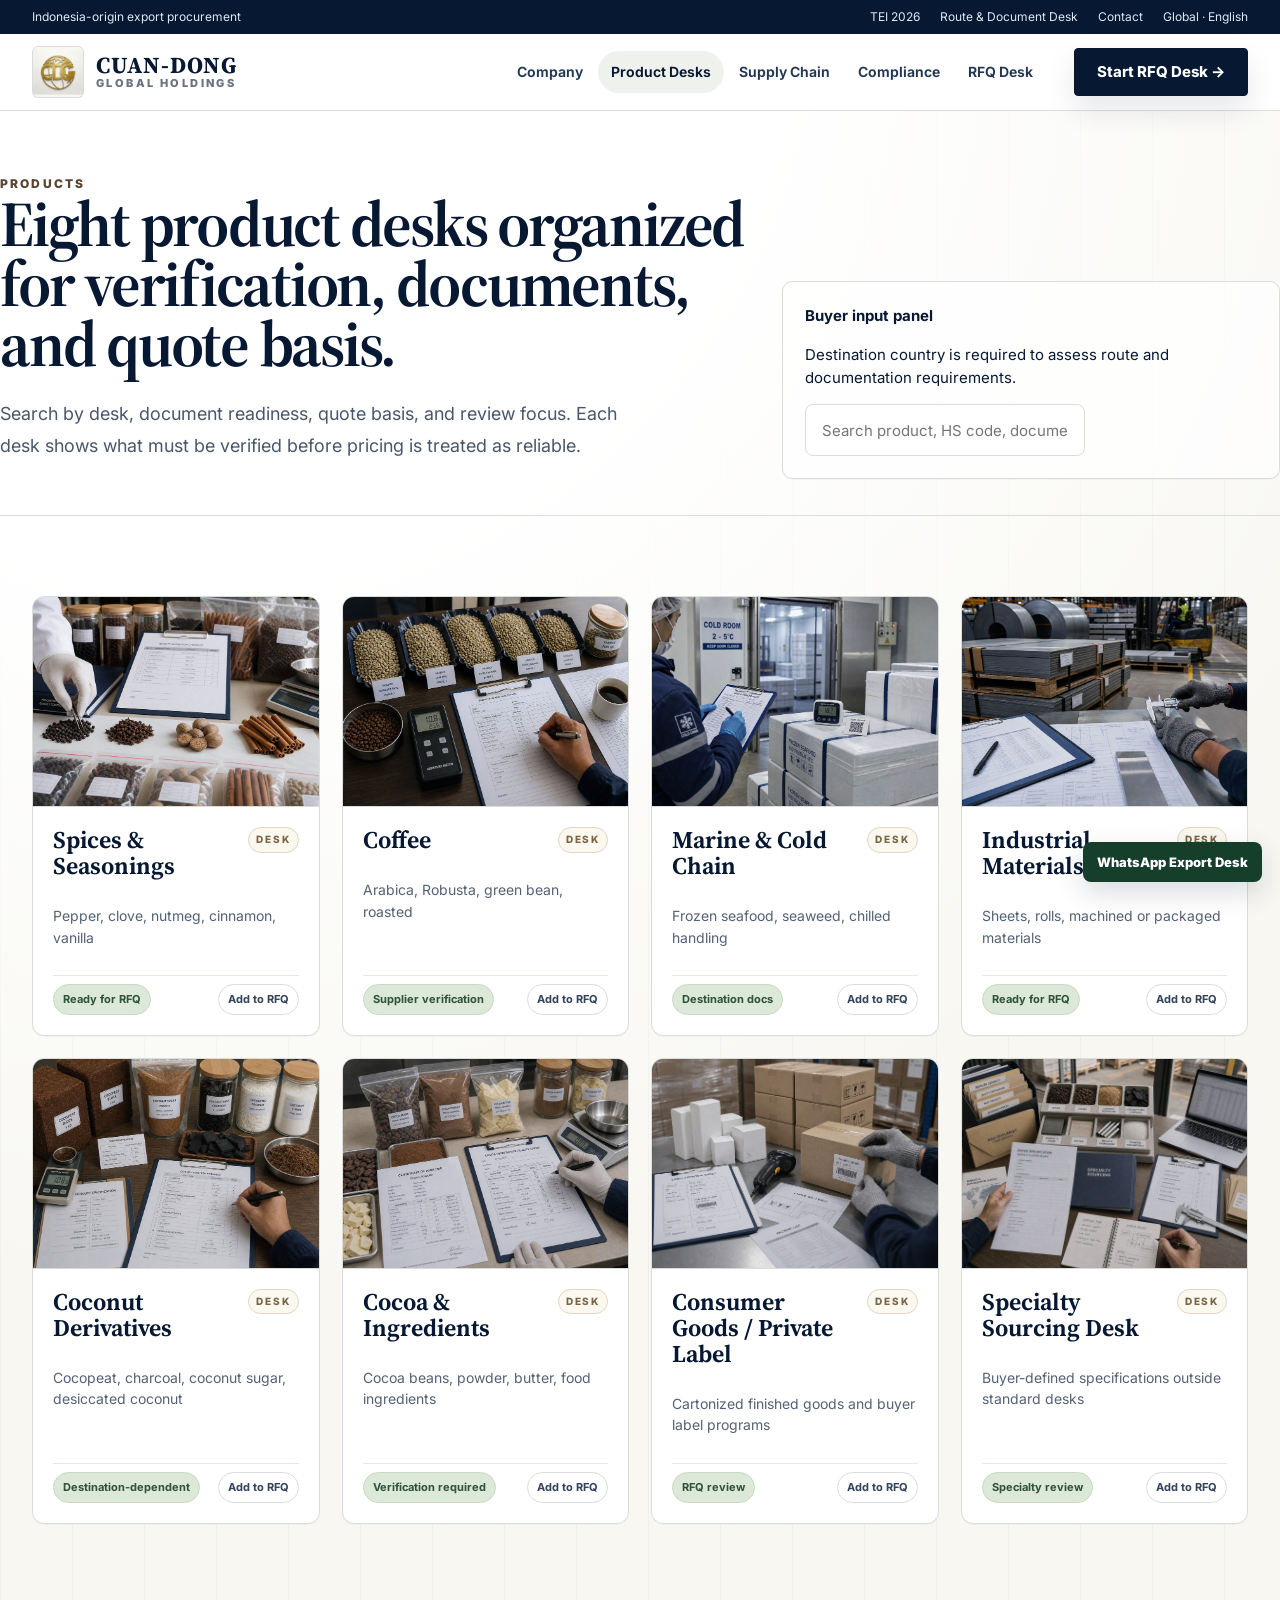
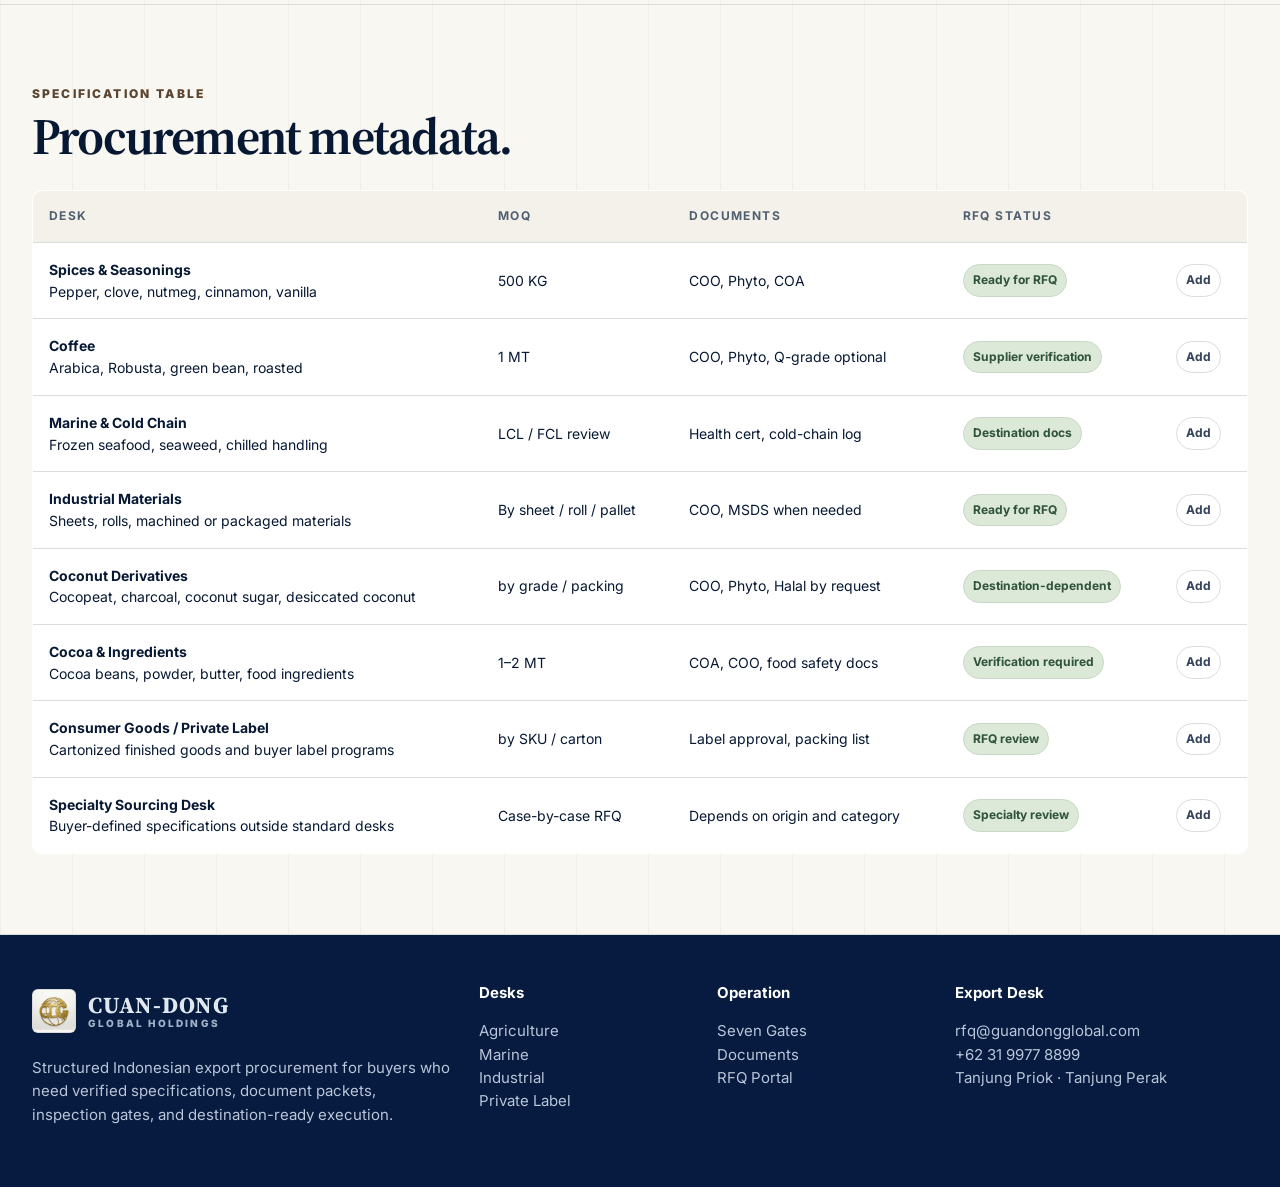
<file: products.html>
<!doctype html><html lang="en"><head><meta charset="utf-8"><meta name="viewport" content="width=device-width, initial-scale=1"><title>Product Desks | CUAN-DONG Global Holdings</title><meta name="description" content="Explore CUAN-DONG product desks for spices, coffee, marine cold chain, industrial materials, coconut derivatives, cocoa, private label, and specialty sourcing."><link rel="preconnect" href="https://fonts.googleapis.com"><link rel="preconnect" href="https://fonts.gstatic.com" crossorigin><link href="https://fonts.googleapis.com/css2?family=Source+Serif+4:opsz,wght@8..60,500;8..60,600;8..60,700&family=Inter:wght@450;600;700;800&display=swap" rel="stylesheet"><link rel="icon" type="image/png" href="favicon.png?v=8"><link rel="manifest" href="site.webmanifest"><link rel="stylesheet" href="assets/cuandong.css?v=9">
<!-- SEO:START -->
<link rel="canonical" href="https://cuan-dong.com/products.html">
<meta name="robots" content="index, follow, max-image-preview:large">
<meta name="author" content="CUAN-DONG Global Holdings">
<meta name="theme-color" content="#071833">
<meta property="og:site_name" content="CUAN-DONG Global Holdings">
<meta property="og:type" content="website">
<meta property="og:title" content="Product Desks | CUAN-DONG Global Holdings">
<meta property="og:description" content="Explore CUAN-DONG product desks for spices, coffee, marine cold chain, industrial materials, coconut derivatives, cocoa, private label, and specialty sourcing.">
<meta property="og:url" content="https://cuan-dong.com/products.html">
<meta property="og:image" content="https://cuan-dong.com/assets/generated/cuandong-warehouse-loading.jpg">
<meta property="og:locale" content="en_US">
<meta name="twitter:card" content="summary_large_image">
<meta name="twitter:title" content="Product Desks | CUAN-DONG Global Holdings">
<meta name="twitter:description" content="Explore CUAN-DONG product desks for spices, coffee, marine cold chain, industrial materials, coconut derivatives, cocoa, private label, and specialty sourcing.">
<meta name="twitter:image" content="https://cuan-dong.com/assets/generated/cuandong-warehouse-loading.jpg">
<script type="application/ld+json">{
  "@context": "https://schema.org",
  "@type": "Organization",
  "name": "CUAN-DONG Global Holdings",
  "url": "https://cuan-dong.com/",
  "logo": "https://cuan-dong.com/assets/brand/cdg-mark.png",
  "email": "rfq@guandongglobal.com",
  "address": {"@type":"PostalAddress", "addressLocality":"Jakarta", "addressCountry":"ID"},
  "sameAs": []
}</script>
<script type="application/ld+json">{
  "@context": "https://schema.org",
  "@type": "WebPage",
  "name": "Product Desks | CUAN-DONG Global Holdings",
  "url": "https://cuan-dong.com/products.html",
  "description": "Explore CUAN-DONG product desks for spices, coffee, marine cold chain, industrial materials, coconut derivatives, cocoa, private label, and specialty sourcing.",
  "isPartOf": {"@type":"WebSite", "name":"CUAN-DONG Global Holdings", "url":"https://cuan-dong.com/"}
}</script>
<!-- SEO:END --></head><body><div class="page"><header class="site-header ldc-header"><div class="utility-bar"><div class="wrap utility-inner"><span>Indonesia-origin export procurement</span><nav><a href="index.html#tei-2026">TEI 2026</a><a href="supply-chain.html">Route & Document Desk</a><a href="contact.html">Contact</a><span>Global · English</span></nav></div></div><div class="wrap nav corporate-nav"><a class="brand brand-lockup" href="index.html" aria-label="CUAN-DONG Global Holdings home"><img src="assets/brand/cdg-mark.png?v=8" alt="CUAN-DONG mark"><span><b>CUAN-DONG</b><em>GLOBAL HOLDINGS</em></span></a><nav class="navlinks corporate-links"><div class="nav-item"><a class="" href="index.html">Company</a><div class="mega"><b>Who we are</b><p>Procurement controls for Indonesia-origin supply, built around RFQ evidence and buyer handoff.</p><a href="index.html#value-chain">Our value chain →</a></div></div><div class="nav-item"><a class="active" href="products.html">Product Desks</a><div class="mega"><b>What we source</b><p>Eight desks covering agriculture, marine, industrial, private label, and specialty sourcing.</p><a href="products.html">View product desks →</a></div></div><div class="nav-item"><a class="" href="supply-chain.html">Supply Chain</a><div class="mega"><b>How we execute</b><p>Seven export gates from supplier verification to document packet and shipment handoff.</p><a href="supply-chain.html">See control process →</a></div></div><div class="nav-item"><a class="" href="compliance.html">Compliance</a><div class="mega"><b>Document readiness</b><p>Certificate conditions, buyer documents, and destination-dependent requirements.</p><a href="compliance.html">Review documents →</a></div></div><div class="nav-item"><a class="" href="contact.html">RFQ Desk</a><div class="mega"><b>Start a structured RFQ</b><p>Submit product, volume, destination, Incoterm, and document requirements.</p><a href="contact.html">Open RFQ desk →</a></div></div></nav><a class="rfq-btn" href="contact.html">Start RFQ Desk →</a><button class="hamb btn secondary">Menu</button></div></header><main><section class="wrap subhero"><div><div class="kicker">Products</div><h1 class="display">Eight product desks organized for verification, documents, and quote basis.</h1><p class="lead">Search by desk, document readiness, quote basis, and review focus. Each desk shows what must be verified before pricing is treated as reliable.</p></div><div class="panel" style="padding:22px"><b>Buyer input panel</b><p>Destination country is required to assess route and documentation requirements.</p><input id="productSearch" class="searchbox" placeholder="Search product, HS code, document..."></div></section><section class="section"><div class="wrap"><div class="grid product-grid"><article class="card product"><div class="thumb spice"></div><div class="product-body"><div class="product-head"><h3>Spices & Seasonings</h3><span class="desk-code">DESK</span></div><p>Pepper, clove, nutmeg, cinnamon, vanilla</p><dl class="procure-facts"><div><dt>Quote basis</dt><dd>MOQ 500 KG</dd></div><div><dt>Documents</dt><dd>COO · Phyto · COA</dd></div><div><dt>Review focus</dt><dd>Moisture / origin verification</dd></div></dl><div class="meta product-actions"><span class="chip ok">Ready for RFQ</span><button class="chip" data-rfq="Spices & Seasonings">Add to RFQ</button></div></div></article><article class="card product"><div class="thumb coffee"></div><div class="product-body"><div class="product-head"><h3>Coffee</h3><span class="desk-code">DESK</span></div><p>Arabica, Robusta, green bean, roasted</p><dl class="procure-facts"><div><dt>Quote basis</dt><dd>MOQ 1 MT</dd></div><div><dt>Documents</dt><dd>COO · Phyto · Q-grade optional</dd></div><div><dt>Review focus</dt><dd>Grade, screen size, moisture</dd></div></dl><div class="meta product-actions"><span class="chip ok">Supplier verification</span><button class="chip" data-rfq="Coffee">Add to RFQ</button></div></div></article><article class="card product"><div class="thumb marine"></div><div class="product-body"><div class="product-head"><h3>Marine & Cold Chain</h3><span class="desk-code">DESK</span></div><p>Frozen seafood, seaweed, chilled handling</p><dl class="procure-facts"><div><dt>Quote basis</dt><dd>LCL / FCL review</dd></div><div><dt>Documents</dt><dd>Health cert · cold-chain log</dd></div><div><dt>Review focus</dt><dd>Temperature and destination rules</dd></div></dl><div class="meta product-actions"><span class="chip ok">Destination docs</span><button class="chip" data-rfq="Marine & Cold Chain">Add to RFQ</button></div></div></article><article class="card product"><div class="thumb ind"></div><div class="product-body"><div class="product-head"><h3>Industrial Materials</h3><span class="desk-code">DESK</span></div><p>Sheets, rolls, machined or packaged materials</p><dl class="procure-facts"><div><dt>Quote basis</dt><dd>By sheet / roll / pallet</dd></div><div><dt>Documents</dt><dd>COO · MSDS when needed</dd></div><div><dt>Review focus</dt><dd>Tolerance and packing format</dd></div></dl><div class="meta product-actions"><span class="chip ok">Ready for RFQ</span><button class="chip" data-rfq="Industrial Materials">Add to RFQ</button></div></div></article><article class="card product"><div class="thumb coconut"></div><div class="product-body"><div class="product-head"><h3>Coconut Derivatives</h3><span class="desk-code">DESK</span></div><p>Cocopeat, charcoal, coconut sugar, desiccated coconut</p><dl class="procure-facts"><div><dt>Quote basis</dt><dd>MOQ by grade / packing</dd></div><div><dt>Documents</dt><dd>COO · Phyto · Halal by request</dd></div><div><dt>Review focus</dt><dd>Grade, ash/moisture, packaging</dd></div></dl><div class="meta product-actions"><span class="chip ok">Destination-dependent</span><button class="chip" data-rfq="Coconut Derivatives">Add to RFQ</button></div></div></article><article class="card product"><div class="thumb cocoa"></div><div class="product-body"><div class="product-head"><h3>Cocoa & Ingredients</h3><span class="desk-code">DESK</span></div><p>Cocoa beans, powder, butter, food ingredients</p><dl class="procure-facts"><div><dt>Quote basis</dt><dd>MOQ 1–2 MT</dd></div><div><dt>Documents</dt><dd>COA · COO · food safety docs</dd></div><div><dt>Review focus</dt><dd>Fermentation, fat content, lab data</dd></div></dl><div class="meta product-actions"><span class="chip ok">Verification required</span><button class="chip" data-rfq="Cocoa & Ingredients">Add to RFQ</button></div></div></article><article class="card product"><div class="thumb consumer"></div><div class="product-body"><div class="product-head"><h3>Consumer Goods / Private Label</h3><span class="desk-code">DESK</span></div><p>Cartonized finished goods and buyer label programs</p><dl class="procure-facts"><div><dt>Quote basis</dt><dd>MOQ by SKU / carton</dd></div><div><dt>Documents</dt><dd>Label approval · packing list</dd></div><div><dt>Review focus</dt><dd>Barcode, carton print, shelf readiness</dd></div></dl><div class="meta product-actions"><span class="chip ok">RFQ review</span><button class="chip" data-rfq="Consumer Goods / Private Label">Add to RFQ</button></div></div></article><article class="card product"><div class="thumb specialty"></div><div class="product-body"><div class="product-head"><h3>Specialty Sourcing Desk</h3><span class="desk-code">DESK</span></div><p>Buyer-defined specifications outside standard desks</p><dl class="procure-facts"><div><dt>Quote basis</dt><dd>Case-by-case RFQ</dd></div><div><dt>Documents</dt><dd>Depends on origin and category</dd></div><div><dt>Review focus</dt><dd>Supplier fit, NDA, sample route</dd></div></dl><div class="meta product-actions"><span class="chip ok">Specialty review</span><button class="chip" data-rfq="Specialty Sourcing Desk">Add to RFQ</button></div></div></article></div></div></section><section class="section"><div class="wrap"><div class="section-head"><div><div class="kicker">Specification table</div><h2>Procurement metadata.</h2></div></div><table class="table"><thead><tr><th>Desk</th><th>MOQ</th><th>Documents</th><th>RFQ Status</th><th></th></tr></thead><tbody><tr class="product-row"><td><b>Spices & Seasonings</b><br>Pepper, clove, nutmeg, cinnamon, vanilla</td><td>500 KG</td><td>COO, Phyto, COA</td><td><span class="chip ok">Ready for RFQ</span></td><td><button class="chip" data-rfq="Spices & Seasonings">Add</button></td></tr><tr class="product-row"><td><b>Coffee</b><br>Arabica, Robusta, green bean, roasted</td><td>1 MT</td><td>COO, Phyto, Q-grade optional</td><td><span class="chip ok">Supplier verification</span></td><td><button class="chip" data-rfq="Coffee">Add</button></td></tr><tr class="product-row"><td><b>Marine & Cold Chain</b><br>Frozen seafood, seaweed, chilled handling</td><td>LCL / FCL review</td><td>Health cert, cold-chain log</td><td><span class="chip ok">Destination docs</span></td><td><button class="chip" data-rfq="Marine & Cold Chain">Add</button></td></tr><tr class="product-row"><td><b>Industrial Materials</b><br>Sheets, rolls, machined or packaged materials</td><td>By sheet / roll / pallet</td><td>COO, MSDS when needed</td><td><span class="chip ok">Ready for RFQ</span></td><td><button class="chip" data-rfq="Industrial Materials">Add</button></td></tr><tr class="product-row"><td><b>Coconut Derivatives</b><br>Cocopeat, charcoal, coconut sugar, desiccated coconut</td><td>by grade / packing</td><td>COO, Phyto, Halal by request</td><td><span class="chip ok">Destination-dependent</span></td><td><button class="chip" data-rfq="Coconut Derivatives">Add</button></td></tr><tr class="product-row"><td><b>Cocoa & Ingredients</b><br>Cocoa beans, powder, butter, food ingredients</td><td>1–2 MT</td><td>COA, COO, food safety docs</td><td><span class="chip ok">Verification required</span></td><td><button class="chip" data-rfq="Cocoa & Ingredients">Add</button></td></tr><tr class="product-row"><td><b>Consumer Goods / Private Label</b><br>Cartonized finished goods and buyer label programs</td><td>by SKU / carton</td><td>Label approval, packing list</td><td><span class="chip ok">RFQ review</span></td><td><button class="chip" data-rfq="Consumer Goods / Private Label">Add</button></td></tr><tr class="product-row"><td><b>Specialty Sourcing Desk</b><br>Buyer-defined specifications outside standard desks</td><td>Case-by-case RFQ</td><td>Depends on origin and category</td><td><span class="chip ok">Specialty review</span></td><td><button class="chip" data-rfq="Specialty Sourcing Desk">Add</button></td></tr></tbody></table></div></section></main><footer class="footer"><div class="wrap footgrid"><div><a class="brand brand-lockup footer-lockup" href="index.html" aria-label="CUAN-DONG Global Holdings home"><img src="assets/brand/cdg-mark.png?v=8" alt="CUAN-DONG mark"><span><b>CUAN-DONG</b><em>GLOBAL HOLDINGS</em></span></a><p>Structured Indonesian export procurement for buyers who need verified specifications, document packets, inspection gates, and destination-ready execution.</p></div><div><h4>Desks</h4><p><a href="products.html">Agriculture</a><br><a href="products.html">Marine</a><br><a href="products.html">Industrial</a><br><a href="products.html">Private Label</a></p></div><div><h4>Operation</h4><p><a href="supply-chain.html">Seven Gates</a><br><a href="compliance.html">Documents</a><br><a href="contact.html">RFQ Portal</a></p></div><div><h4>Export Desk</h4><p>rfq@guandongglobal.com<br>+62 31 9977 8899<br>Tanjung Priok · Tanjung Perak</p></div></div></footer><a class="wa" href="https://wa.me/623199778899?text=Hi%20CUAN-DONG Global Holdings%2C%20I%20want%20to%20discuss%20an%20RFQ%20draft.">WhatsApp Export Desk</a><div class="toast"></div></div><script src="assets/cuandong.js"></script></body></html>
</file>
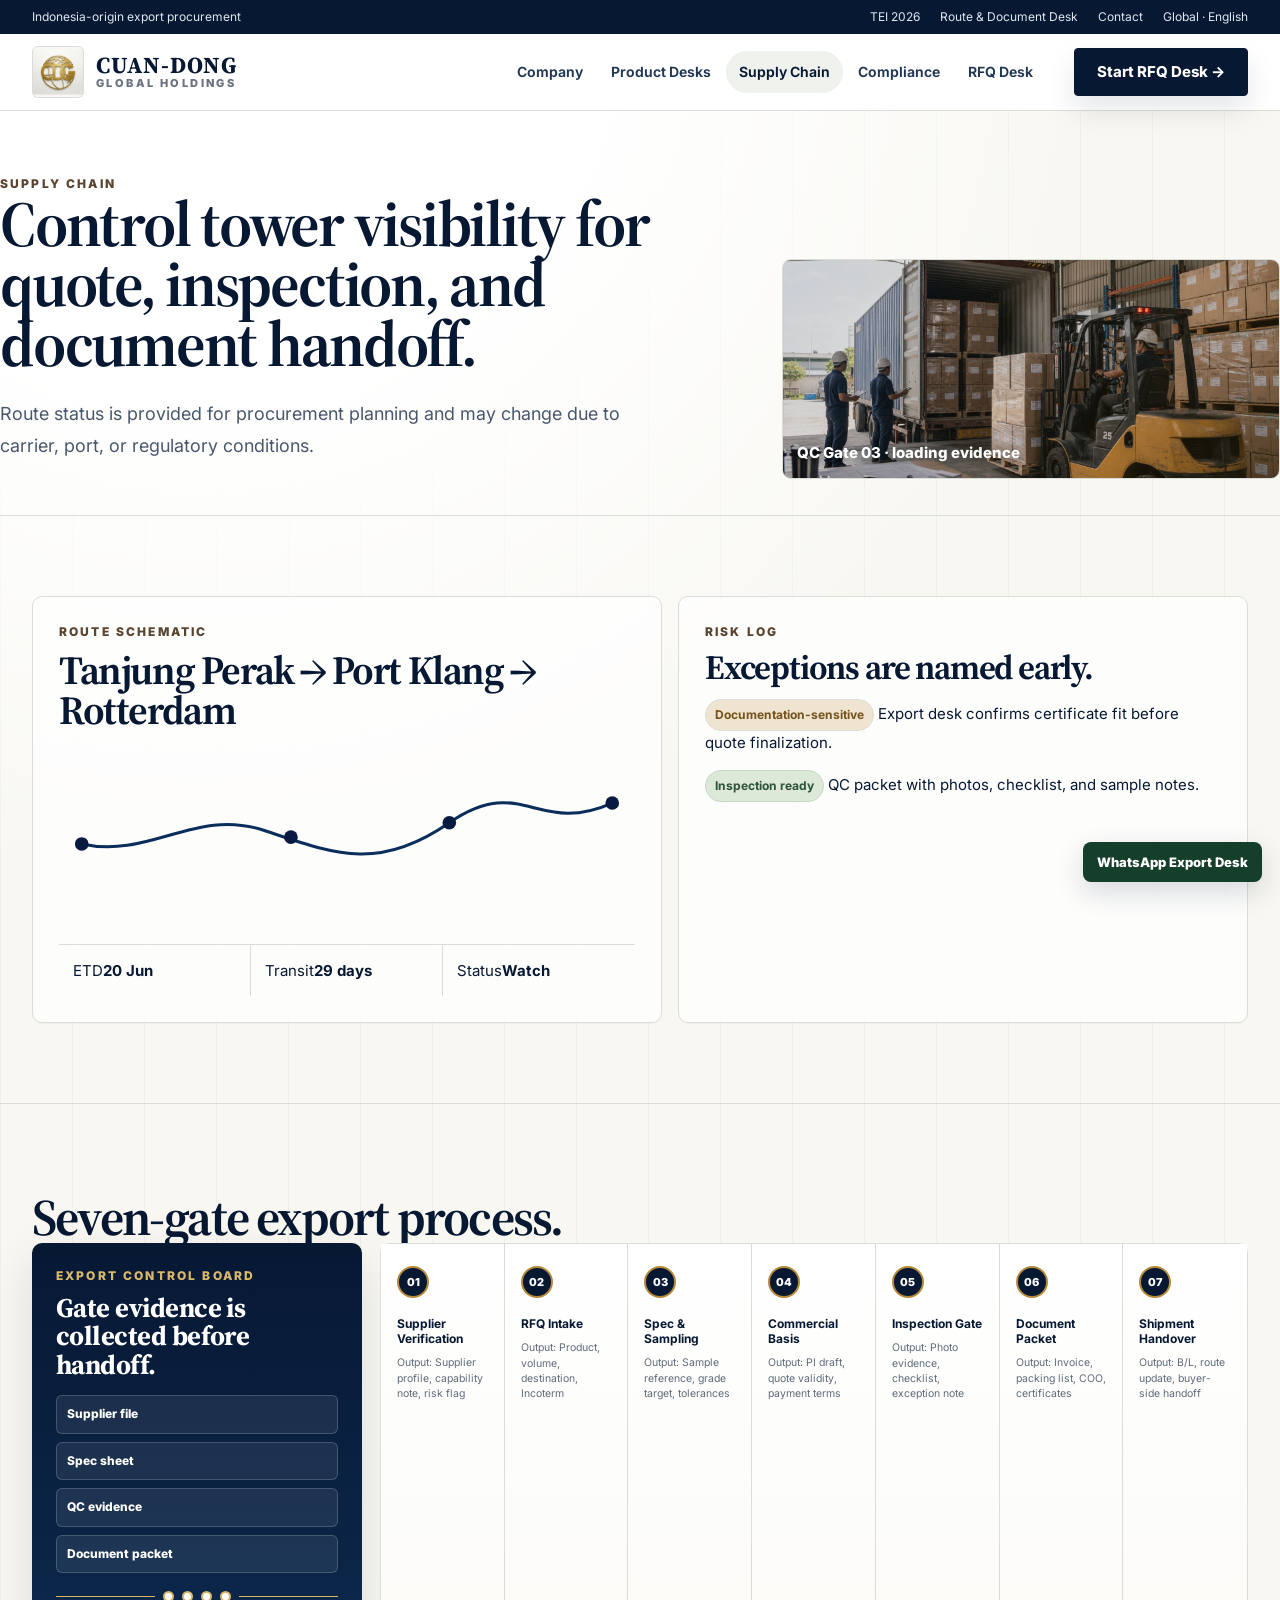
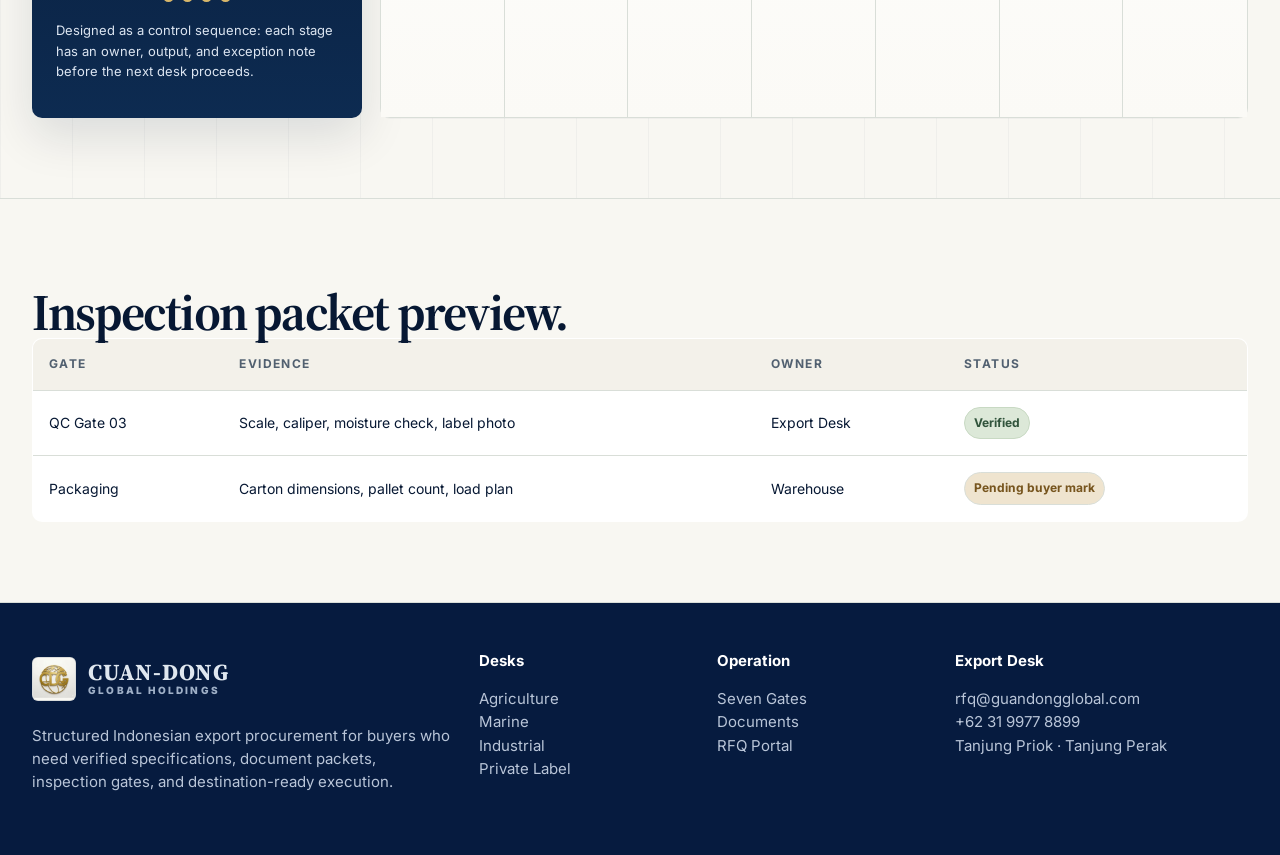
<file: supply-chain.html>
<!doctype html><html lang="en"><head><meta charset="utf-8"><meta name="viewport" content="width=device-width, initial-scale=1"><title>Supply Chain Controls | CUAN-DONG Global Holdings</title><meta name="description" content="Review CUAN-DONG seven-gate export process for supplier verification, RFQ intake, sampling, inspection, document packet, and shipment handoff."><link rel="preconnect" href="https://fonts.googleapis.com"><link rel="preconnect" href="https://fonts.gstatic.com" crossorigin><link href="https://fonts.googleapis.com/css2?family=Source+Serif+4:opsz,wght@8..60,500;8..60,600;8..60,700&family=Inter:wght@450;600;700;800&display=swap" rel="stylesheet"><link rel="icon" type="image/png" href="favicon.png?v=8"><link rel="manifest" href="site.webmanifest"><link rel="stylesheet" href="assets/cuandong.css?v=9">
<!-- SEO:START -->
<link rel="canonical" href="https://cuan-dong.com/supply-chain.html">
<meta name="robots" content="index, follow, max-image-preview:large">
<meta name="author" content="CUAN-DONG Global Holdings">
<meta name="theme-color" content="#071833">
<meta property="og:site_name" content="CUAN-DONG Global Holdings">
<meta property="og:type" content="website">
<meta property="og:title" content="Supply Chain Controls | CUAN-DONG Global Holdings">
<meta property="og:description" content="Review CUAN-DONG seven-gate export process for supplier verification, RFQ intake, sampling, inspection, document packet, and shipment handoff.">
<meta property="og:url" content="https://cuan-dong.com/supply-chain.html">
<meta property="og:image" content="https://cuan-dong.com/assets/generated/cuandong-warehouse-loading.jpg">
<meta property="og:locale" content="en_US">
<meta name="twitter:card" content="summary_large_image">
<meta name="twitter:title" content="Supply Chain Controls | CUAN-DONG Global Holdings">
<meta name="twitter:description" content="Review CUAN-DONG seven-gate export process for supplier verification, RFQ intake, sampling, inspection, document packet, and shipment handoff.">
<meta name="twitter:image" content="https://cuan-dong.com/assets/generated/cuandong-warehouse-loading.jpg">
<script type="application/ld+json">{
  "@context": "https://schema.org",
  "@type": "Organization",
  "name": "CUAN-DONG Global Holdings",
  "url": "https://cuan-dong.com/",
  "logo": "https://cuan-dong.com/assets/brand/cdg-mark.png",
  "email": "rfq@guandongglobal.com",
  "address": {"@type":"PostalAddress", "addressLocality":"Jakarta", "addressCountry":"ID"},
  "sameAs": []
}</script>
<script type="application/ld+json">{
  "@context": "https://schema.org",
  "@type": "WebPage",
  "name": "Supply Chain Controls | CUAN-DONG Global Holdings",
  "url": "https://cuan-dong.com/supply-chain.html",
  "description": "Review CUAN-DONG seven-gate export process for supplier verification, RFQ intake, sampling, inspection, document packet, and shipment handoff.",
  "isPartOf": {"@type":"WebSite", "name":"CUAN-DONG Global Holdings", "url":"https://cuan-dong.com/"}
}</script>
<!-- SEO:END --></head><body><div class="page"><header class="site-header ldc-header"><div class="utility-bar"><div class="wrap utility-inner"><span>Indonesia-origin export procurement</span><nav><a href="index.html#tei-2026">TEI 2026</a><a href="supply-chain.html">Route & Document Desk</a><a href="contact.html">Contact</a><span>Global · English</span></nav></div></div><div class="wrap nav corporate-nav"><a class="brand brand-lockup" href="index.html" aria-label="CUAN-DONG Global Holdings home"><img src="assets/brand/cdg-mark.png?v=8" alt="CUAN-DONG mark"><span><b>CUAN-DONG</b><em>GLOBAL HOLDINGS</em></span></a><nav class="navlinks corporate-links"><div class="nav-item"><a class="" href="index.html">Company</a><div class="mega"><b>Who we are</b><p>Procurement controls for Indonesia-origin supply, built around RFQ evidence and buyer handoff.</p><a href="index.html#value-chain">Our value chain →</a></div></div><div class="nav-item"><a class="" href="products.html">Product Desks</a><div class="mega"><b>What we source</b><p>Eight desks covering agriculture, marine, industrial, private label, and specialty sourcing.</p><a href="products.html">View product desks →</a></div></div><div class="nav-item"><a class="active" href="supply-chain.html">Supply Chain</a><div class="mega"><b>How we execute</b><p>Seven export gates from supplier verification to document packet and shipment handoff.</p><a href="supply-chain.html">See control process →</a></div></div><div class="nav-item"><a class="" href="compliance.html">Compliance</a><div class="mega"><b>Document readiness</b><p>Certificate conditions, buyer documents, and destination-dependent requirements.</p><a href="compliance.html">Review documents →</a></div></div><div class="nav-item"><a class="" href="contact.html">RFQ Desk</a><div class="mega"><b>Start a structured RFQ</b><p>Submit product, volume, destination, Incoterm, and document requirements.</p><a href="contact.html">Open RFQ desk →</a></div></div></nav><a class="rfq-btn" href="contact.html">Start RFQ Desk →</a><button class="hamb btn secondary">Menu</button></div></header><main><section class="wrap subhero"><div><div class="kicker">Supply Chain</div><h1 class="display">Control tower visibility for quote, inspection, and document handoff.</h1><p class="lead">Route status is provided for procurement planning and may change due to carrier, port, or regulatory conditions.</p></div><div class="photo">QC Gate 03 · loading evidence</div></section><section class="section"><div class="wrap route"><div class="panel map"><div class="kicker">Route schematic</div><h2 style="font-size:40px">Tanjung Perak → Port Klang → Rotterdam</h2><svg viewBox="0 0 760 210"><path d="M30 130 C120 150 180 82 270 112 S420 168 515 102 630 120 730 76" fill="none" stroke="#0b2d5b" stroke-width="4"/><g fill="#061b3f"><circle cx="30" cy="130" r="9"/><circle cx="306" cy="121" r="9"/><circle cx="515" cy="102" r="9"/><circle cx="730" cy="76" r="9"/></g></svg><div class="route-stats"><div><span>ETD</span><b>20 Jun</b></div><div><span>Transit</span><b>29 days</b></div><div><span>Status</span><b>Watch</b></div></div></div><div class="panel" style="padding:26px"><div class="kicker">Risk log</div><h2 style="font-size:34px">Exceptions are named early.</h2><p><span class="chip warn">Documentation-sensitive</span> Export desk confirms certificate fit before quote finalization.</p><p><span class="chip ok">Inspection ready</span> QC packet with photos, checklist, and sample notes.</p></div></div></section><section class="section"><div class="wrap"><h2>Seven-gate export process.</h2><div class="gate-system"><aside class="control-visual"><div class="kicker">Export control board</div><h3>Gate evidence is collected before handoff.</h3><div class="packet-stack"><span>Supplier file</span><span>Spec sheet</span><span>QC evidence</span><span>Document packet</span></div><div class="route-mini"><i></i><i></i><i></i><i></i></div><p>Designed as a control sequence: each stage has an owner, output, and exception note before the next desk proceeds.</p></aside><div class="panel workflow control-flow"><div class="gate"><div class="num">01</div><div class="ico">□</div><b>Supplier Verification</b><small>Output: Supplier profile, capability note, risk flag</small></div><div class="gate"><div class="num">02</div><div class="ico">□</div><b>RFQ Intake</b><small>Output: Product, volume, destination, Incoterm</small></div><div class="gate"><div class="num">03</div><div class="ico">□</div><b>Spec & Sampling</b><small>Output: Sample reference, grade target, tolerances</small></div><div class="gate"><div class="num">04</div><div class="ico">□</div><b>Commercial Basis</b><small>Output: PI draft, quote validity, payment terms</small></div><div class="gate"><div class="num">05</div><div class="ico">□</div><b>Inspection Gate</b><small>Output: Photo evidence, checklist, exception note</small></div><div class="gate"><div class="num">06</div><div class="ico">□</div><b>Document Packet</b><small>Output: Invoice, packing list, COO, certificates</small></div><div class="gate"><div class="num">07</div><div class="ico">□</div><b>Shipment Handover</b><small>Output: B/L, route update, buyer-side handoff</small></div></div></div></div></div></section><section class="section"><div class="wrap"><h2>Inspection packet preview.</h2><table class="table"><tr><th>Gate</th><th>Evidence</th><th>Owner</th><th>Status</th></tr><tr><td>QC Gate 03</td><td>Scale, caliper, moisture check, label photo</td><td>Export Desk</td><td><span class="chip ok">Verified</span></td></tr><tr><td>Packaging</td><td>Carton dimensions, pallet count, load plan</td><td>Warehouse</td><td><span class="chip warn">Pending buyer mark</span></td></tr></table></div></section></main><footer class="footer"><div class="wrap footgrid"><div><a class="brand brand-lockup footer-lockup" href="index.html" aria-label="CUAN-DONG Global Holdings home"><img src="assets/brand/cdg-mark.png?v=8" alt="CUAN-DONG mark"><span><b>CUAN-DONG</b><em>GLOBAL HOLDINGS</em></span></a><p>Structured Indonesian export procurement for buyers who need verified specifications, document packets, inspection gates, and destination-ready execution.</p></div><div><h4>Desks</h4><p><a href="products.html">Agriculture</a><br><a href="products.html">Marine</a><br><a href="products.html">Industrial</a><br><a href="products.html">Private Label</a></p></div><div><h4>Operation</h4><p><a href="supply-chain.html">Seven Gates</a><br><a href="compliance.html">Documents</a><br><a href="contact.html">RFQ Portal</a></p></div><div><h4>Export Desk</h4><p>rfq@guandongglobal.com<br>+62 31 9977 8899<br>Tanjung Priok · Tanjung Perak</p></div></div></footer><a class="wa" href="https://wa.me/623199778899?text=Hi%20CUAN-DONG Global Holdings%2C%20I%20want%20to%20discuss%20an%20RFQ%20draft.">WhatsApp Export Desk</a><div class="toast"></div></div><script src="assets/cuandong.js"></script></body></html>
</file>
<file: assets/cuandong.css>
:root{
  --ink:#061b3f; --ink-2:#0b2d5b; --muted:#667085; --paper:#f7f5ef; --white:#fff; --line:#d9ded8; --brass:#a7782a; --sage:#dce8d8; --sage-ink:#31543c; --warn:#efe4cf; --danger:#ead8d1; --shadow:0 24px 70px rgba(6,27,63,.10); --r:18px; --serif:"Fraunces", Georgia, serif; --sans:Inter, ui-sans-serif, system-ui, -apple-system, Segoe UI, Arial, sans-serif; }
*{box-sizing:border-box} html{scroll-behavior:smooth} body{margin:0;background:var(--paper);color:var(--ink);font-family:var(--sans);font-size:15px;line-height:1.55} a{color:inherit;text-decoration:none} img{max-width:100%;display:block} button,input,select,textarea{font:inherit}.page{min-height:100vh;background:radial-gradient(circle at 16% 0%,#fff 0 19%,transparent 44%),linear-gradient(90deg,rgba(6,27,63,.035) 1px,transparent 1px),var(--paper);background-size:auto,72px 72px,auto}.wrap{max-width:1440px;margin:auto;padding:0 32px}.site-header{height:84px;background:rgba(255,255,255,.82);backdrop-filter:blur(18px);border-bottom:1px solid var(--line);position:sticky;top:0;z-index:20}.nav{height:84px;display:flex;align-items:center;gap:28px}.brand{display:flex;align-items:center;gap:12px;font-weight:800;letter-spacing:.04em}.mark{width:42px;height:42px;border:2px solid var(--brass);display:grid;place-items:center;color:var(--brass);font-weight:900}.brand b{font-family:var(--serif);font-size:25px;line-height:.92}.brand span{display:block;font-size:10px;letter-spacing:.18em;text-transform:uppercase;color:var(--muted);font-weight:700}.navlinks{margin-left:auto;display:flex;gap:6px;align-items:center}.navlinks a{padding:10px 13px;border-radius:999px;color:#203653;font-weight:650;font-size:14px}.navlinks a:hover,.navlinks a.active{background:#eef1ec;color:var(--ink)}.rfq-btn,.btn{height:48px;padding:0 22px;border-radius:6px;border:1px solid var(--ink);background:var(--ink);color:#fff;display:inline-flex;align-items:center;justify-content:center;gap:12px;font-weight:760;box-shadow:0 10px 24px rgba(6,27,63,.14);transition:.2s}.rfq-btn:hover,.btn:hover{transform:translateY(-1px);background:#0a2a5f}.btn.secondary{background:#fff;color:var(--ink);box-shadow:none;border-color:var(--line)}.btn.secondary:hover{border-color:var(--ink)}.hamb{display:none}.hero{display:grid;grid-template-columns:5fr 7fr;min-height:615px;border-bottom:1px solid var(--line)}.hero-copy{padding:68px 40px 38px 4px;display:flex;flex-direction:column;justify-content:center}.hero h1,.display{font-family:var(--serif);font-size:clamp(46px,5vw,82px);line-height:.94;letter-spacing:-.055em;margin:0 0 24px}.lead{font-size:18px;line-height:1.75;color:#576273;max-width:620px}.hero-actions{display:flex;gap:18px;align-items:center;margin:32px 0}.text-link{font-weight:760;color:var(--ink-2);display:inline-flex;gap:10px}.evidence{display:grid;grid-template-columns:repeat(4,1fr);border:1px solid var(--line);background:rgba(255,255,255,.75);border-radius:8px;margin-top:22px}.ev{padding:18px 18px;border-right:1px solid var(--line)}.ev:last-child{border-right:0}.ev strong{display:block;font-family:var(--serif);font-size:26px}.ev span{font-size:12px;color:var(--muted);font-weight:650}.hero-media{position:relative;min-height:560px;border-left:1px solid var(--line);overflow:hidden;background:#ddd}.hero-media img{width:100%;height:100%;object-fit:cover}.status-panel{position:absolute;right:32px;top:56px;width:315px;background:linear-gradient(145deg,#061b3f,#0a3265);color:#fff;border:1px solid rgba(255,255,255,.18);box-shadow:var(--shadow);padding:22px;border-radius:8px}.status-panel h3{margin:0 0 16px;font-size:13px;letter-spacing:.16em;text-transform:uppercase}.status-row{display:flex;justify-content:space-between;border-top:1px solid rgba(255,255,255,.18);padding:11px 0;font-size:13px}.status-row b{font-size:18px}.section{padding:80px 0;border-bottom:1px solid var(--line)}.section-head{display:flex;justify-content:space-between;gap:28px;align-items:end;margin-bottom:28px}.kicker{font-size:12px;text-transform:uppercase;letter-spacing:.18em;font-weight:850;color:var(--ink-2)}h2{font-family:var(--serif);font-size:clamp(34px,4vw,58px);line-height:1;margin:8px 0 0;letter-spacing:-.04em}.grid{display:grid;gap:16px}.product-grid{grid-template-columns:1.15fr 1fr 1fr 1.25fr}.card,.panel{background:rgba(255,255,255,.76);border:1px solid var(--line);border-radius:10px;box-shadow:0 1px 0 rgba(6,27,63,.03)}.product{overflow:hidden;transition:.2s}.product:hover{transform:translateY(-3px);box-shadow:var(--shadow)}.thumb{height:170px;background:linear-gradient(135deg,rgba(6,27,63,.10),rgba(167,120,42,.12)),var(--img);background-size:cover;background-position:center;border-bottom:1px solid var(--line)}.thumb.coffee{--img:radial-gradient(circle at 20% 40%,#5c321c 0 12%,transparent 13%),radial-gradient(circle at 65% 55%,#28160e 0 10%,transparent 11%),linear-gradient(135deg,#9b6b3f,#24130d)}.thumb.spice{--img:radial-gradient(circle at 25% 35%,#d8b36a 0 11%,transparent 12%),radial-gradient(circle at 60% 50%,#7b3f1d 0 10%,transparent 11%),linear-gradient(135deg,#ead4a4,#6b2e17)}.thumb.marine{--img:linear-gradient(135deg,#d8f0ef,#18546b)}.thumb.ind{--img:linear-gradient(135deg,#c7cbd0,#4c5866)}.thumb.consumer{--img:linear-gradient(135deg,#fbf7ef,#b98b48)}.product-body{padding:18px}.product h3{margin:0 0 8px;font-size:19px}.meta{display:flex;flex-wrap:wrap;gap:8px;margin-top:16px}.chip{display:inline-flex;align-items:center;gap:6px;border:1px solid var(--line);background:#fff;padding:6px 9px;border-radius:999px;font-size:12px;font-weight:720;color:#35455e}.chip.ok{background:var(--sage);color:var(--sage-ink);border-color:#c8d9c3}.chip.warn{background:var(--warn);color:#77551e}.route{display:grid;grid-template-columns:1.05fr .95fr;gap:16px}.map{padding:26px;min-height:332px;position:relative;overflow:hidden}.map svg{width:100%;height:190px}.route-stats{display:grid;grid-template-columns:repeat(3,1fr);gap:0;border-top:1px solid var(--line);margin-top:18px}.route-stats div{padding:14px;border-right:1px solid var(--line)}.route-stats div:last-child{border:0}.workflow{display:grid;grid-template-columns:repeat(7,1fr);gap:0;overflow:hidden}.gate{padding:20px 14px;text-align:center;border-right:1px solid var(--line);min-height:145px}.gate:last-child{border-right:0}.gate .num{font-weight:850;color:var(--brass);font-size:12px}.gate .ico{width:42px;height:42px;border:1px solid var(--ink);display:grid;place-items:center;margin:14px auto;border-radius:5px}.ops{grid-template-columns:1.35fr 1fr 1fr}.photo{min-height:220px;background-image:linear-gradient(120deg,rgba(6,27,63,.15),rgba(167,120,42,.15)),url('generated/cuandong-warehouse-loading.jpg');background-size:cover;background-position:center;border-radius:9px;border:1px solid var(--line);display:flex;align-items:end;padding:14px;color:white;text-shadow:0 1px 8px rgba(0,0,0,.5);font-weight:800}.doc-grid{grid-template-columns:repeat(4,1fr)}.doc{padding:17px;display:flex;gap:12px;align-items:flex-start}.doc i{width:34px;height:42px;border:1.5px solid var(--ink);border-radius:3px;position:relative}.doc i:after{content:"";position:absolute;left:7px;right:7px;top:13px;height:1px;background:var(--ink);box-shadow:0 7px 0 var(--ink),0 14px 0 var(--ink)}.close{background:linear-gradient(135deg,#061b3f,#082d62);color:#fff;border-radius:10px;padding:36px;display:grid;grid-template-columns:1fr 300px;align-items:center;gap:20px}.close h2{color:#fff;font-size:42px}.close .btn.secondary{background:#fff}.footer{padding:46px 0;background:#061b3f;color:#dbe5f6}.footgrid{display:grid;grid-template-columns:2fr 1fr 1fr 1.4fr;gap:28px}.footgrid h4{color:#fff;margin:0 0 12px}.footgrid a,.footgrid p{color:#b9c5d8}.subhero{padding:64px 0 36px;border-bottom:1px solid var(--line);display:grid;grid-template-columns:1.2fr .8fr;gap:34px;align-items:end}.filterbar{display:flex;gap:12px;flex-wrap:wrap;margin:22px 0}.searchbox{height:52px;border:1px solid var(--line);background:#fff;border-radius:8px;padding:0 16px;min-width:280px}.table{width:100%;border-collapse:collapse;background:#fff;border:1px solid var(--line);border-radius:10px;overflow:hidden}.table th,.table td{padding:16px;border-bottom:1px solid var(--line);text-align:left}.table th{font-size:12px;letter-spacing:.12em;text-transform:uppercase;color:#516070;background:#f3f1ea}.split{display:grid;grid-template-columns:1fr 380px;gap:20px}.rfq-form{display:grid;gap:18px}.field{display:grid;gap:7px}.field label{font-weight:760}.field input,.field select,.field textarea{border:1px solid var(--line);border-radius:8px;background:#fff;min-height:50px;padding:12px 14px;color:var(--ink)}.field textarea{min-height:132px}.sidebar{position:sticky;top:104px;align-self:start;padding:22px}.summary-line{display:flex;justify-content:space-between;border-bottom:1px solid var(--line);padding:12px 0}.toast{position:fixed;right:24px;bottom:24px;background:#061b3f;color:white;padding:14px 18px;border-radius:8px;box-shadow:var(--shadow);opacity:0;transform:translateY(10px);transition:.25s;z-index:50}.toast.show{opacity:1;transform:none}.wa{position:fixed;right:22px;bottom:22px;background:#153f2a;color:#fff;border-radius:999px;padding:14px 18px;font-weight:850;box-shadow:var(--shadow);z-index:30}.mobile-only{display:none}
@media(max-width:980px){.wrap{padding:0 20px}.navlinks{display:none}.hamb{display:block;margin-left:auto}.hero,.subhero,.route,.split,.close{grid-template-columns:1fr}.hero-copy{padding:54px 0}.hero-media{border-left:0;min-height:420px}.status-panel{left:20px;right:20px;top:auto;bottom:20px;width:auto}.evidence,.product-grid,.doc-grid,.ops,.footgrid{grid-template-columns:1fr 1fr}.workflow{grid-template-columns:repeat(2,1fr)}.gate{text-align:left}.section{padding:64px 0}.close{padding:26px}.wa{left:16px;right:16px;text-align:center}.mobile-only{display:block}}
@media(max-width:620px){.brand b{font-size:20px}.hero h1{font-size:44px}.hero-actions{flex-direction:column;align-items:stretch}.btn{width:100%}.evidence,.product-grid,.doc-grid,.ops,.footgrid{grid-template-columns:1fr}.route-stats{grid-template-columns:1fr}.section-head{display:block}.searchbox{width:100%;min-width:0}.table{font-size:13px}.table th:nth-child(4),.table td:nth-child(4){display:none}}
@media(max-width:620px){.site-header .rfq-btn{display:none}.nav{gap:12px}.brand{min-width:0;gap:9px}.brand .mark{width:40px;height:40px;flex:0 0 40px}.brand b{font-size:18px;letter-spacing:.08em}.brand > span:last-child{max-width:142px}.brand > span:last-child span{font-size:9px}.hamb{height:42px;padding:0 14px}.wa{bottom:20px;padding:13px 14px}.evidence{display:block}.ev{border-right:0;border-bottom:1px solid var(--line)}.ev:last-child{border-bottom:0}.hero-media{margin-top:24px}.status-panel{position:relative;left:auto;right:auto;bottom:auto;top:auto;margin:14px 0 0}.hero-media{display:flex;flex-direction:column}.hero-media img{height:300px}.display{font-size:42px}}
@media(max-width:620px){.brand > span:last-child{display:none}.hamb{margin-left:auto;min-width:128px}.site-header,.nav{height:72px}}
/* Investor-grade correction pass */
:root{--serif:"Source Serif 4", Georgia, "Times New Roman", serif; --sans:Inter, ui-sans-serif, system-ui, -apple-system, Segoe UI, Arial, sans-serif; --ink:#071833; --ink-2:#102a4c; --paper:#f8f7f2; --brass:#9a742e;}
.brand{letter-spacing:.06em}.brand b{font-family:var(--serif);font-weight:700;letter-spacing:.035em}.mark{border:0!important;background:url('generated/cuandong-seal.svg') center/contain no-repeat!important;color:transparent!important;width:48px!important;height:48px!important}.hero h1,.display,h2{font-family:var(--serif);font-weight:650;letter-spacing:-.035em}.hero h1{font-size:clamp(44px,4.8vw,74px);line-height:.98}.lead{color:#49576b}.btn,.rfq-btn{border-radius:4px;box-shadow:0 14px 30px rgba(7,24,51,.10)}.thumb.spice{--img:url('generated/category-spices.jpg')}.thumb.coffee{--img:url('generated/category-coffee.jpg')}.thumb.marine{--img:url('generated/category-marine.jpg')}.thumb.ind{--img:url('generated/category-industrial.jpg')}.thumb{background-image:linear-gradient(180deg,rgba(7,24,51,.02),rgba(7,24,51,.08)),var(--img)!important;background-size:cover!important;background-position:center!important;height:190px}.product h3{font-family:var(--serif);font-weight:650;font-size:21px}.product-body p{color:#546174}.kicker{color:#5b4530}.status-panel{background:linear-gradient(145deg,#071833,#0d2b51)}.close{background:linear-gradient(135deg,#071833,#0c294e)}
@media(max-width:620px){.mark{width:40px!important;height:40px!important}.hero h1{font-size:39px;line-height:1.03}.thumb{height:210px}.wa{font-size:14px}}

/* Explicit logo v2: no CSS-only fake mark, avoids stale CD text rendering */
.brand-logo{display:flex;align-items:center;width:260px;min-width:220px;height:64px;gap:0;letter-spacing:0}.brand-logo img{width:100%;height:64px;object-fit:contain;object-position:left center}.brand-logo .mark,.brand-logo b,.brand-logo span{display:none!important}.site-header .brand-logo:hover{opacity:.94}.footer .brand-logo{width:230px;height:58px}.footer .brand-logo img{height:58px;filter:none}
@media(max-width:620px){.brand-logo{width:52px!important;min-width:52px!important;height:52px;overflow:hidden}.brand-logo img{width:214px;height:52px;max-width:none}.nav{justify-content:space-between}.hamb{margin-left:0;flex:1}}
/* Professional procurement cards + seven-gate control timeline */
.product-grid{align-items:stretch}.product{display:flex;flex-direction:column;overflow:hidden;background:#fff}.product .thumb{height:184px;border-bottom:1px solid var(--line)}.product-body{display:flex;flex-direction:column;gap:12px;flex:1}.product-head{display:flex;justify-content:space-between;align-items:start;gap:12px}.product-head h3{margin:0}.desk-code{font-size:10px;letter-spacing:.18em;color:#7a6544;border:1px solid #e1d7c5;background:#fbf8ef;border-radius:999px;padding:4px 7px;font-weight:800}.procure-facts{margin:4px 0 0;border:1px solid #e5e3dc;border-radius:8px;overflow:hidden;background:#fbfaf6}.procure-facts div{display:grid;grid-template-columns:96px 1fr;border-bottom:1px solid #e5e3dc}.procure-facts div:last-child{border-bottom:0}.procure-facts dt,.procure-facts dd{margin:0;padding:9px 10px;font-size:12px}.procure-facts dt{color:#667085;background:#f1efe8;font-weight:800;text-transform:uppercase;letter-spacing:.08em}.procure-facts dd{color:#102a4c;font-weight:700}.product-actions{margin-top:auto;justify-content:space-between}.product-actions button{cursor:pointer}.product-actions button:hover{border-color:#071833;background:#071833;color:#fff}.control-flow{position:relative;display:grid;grid-template-columns:repeat(7,1fr);background:#fff;padding:0;overflow:visible}.control-flow:before{content:"";position:absolute;left:7%;right:7%;top:58px;height:2px;background:linear-gradient(90deg,#b58a3a,#071833);opacity:.35}.control-flow .gate{position:relative;text-align:left;padding:22px 16px 18px;min-height:196px;background:linear-gradient(180deg,#fff,#fbfaf6);border-right:1px solid var(--line)}.control-flow .gate:last-child{border-right:0}.control-flow .gate .num{position:relative;z-index:1;width:32px;height:32px;border-radius:50%;display:grid;place-items:center;background:#071833;color:#fff;border:2px solid #b58a3a;font-size:11px;margin-bottom:18px}.control-flow .gate .ico{display:none}.control-flow .gate b{display:block;font-size:13px;line-height:1.25;color:#071833;margin-bottom:9px}.control-flow .gate small{display:block;color:#5f6b7a;font-size:11px;line-height:1.45}.control-flow .gate:hover{background:#f6f2e8}.ops .photo{min-height:230px}.op-loading{background-image:linear-gradient(180deg,rgba(7,24,51,.06),rgba(7,24,51,.65)),url('generated/operations-container-loading.jpg')!important}.op-qc{background-image:linear-gradient(180deg,rgba(7,24,51,.05),rgba(7,24,51,.62)),url('generated/operations-quality-inspection.jpg')!important}.op-docs{background-image:linear-gradient(180deg,rgba(7,24,51,.05),rgba(7,24,51,.62)),url('generated/operations-documentation-review.jpg')!important}.photo{background-size:cover!important;background-position:center!important}
@media(max-width:1100px){.control-flow{grid-template-columns:repeat(2,1fr)}.control-flow:before{display:none}.control-flow .gate{min-height:150px}.product-grid{grid-template-columns:1fr 1fr}}
@media(max-width:620px){.product-grid{grid-template-columns:1fr}.procure-facts div{grid-template-columns:1fr}.procure-facts dt{padding-bottom:2px}.procure-facts dd{padding-top:2px}.control-flow{grid-template-columns:1fr}.control-flow .gate{min-height:unset}.ops .photo{min-height:200px}}
/* Keep WhatsApp desk useful without covering product evidence cards */
@media(min-width:981px){.wa{right:18px;bottom:18px;border-radius:8px;padding:10px 14px;font-size:13px;box-shadow:0 10px 28px rgba(7,24,51,.16)}}
/* Expanded international trade desks */
.product-grid{grid-template-columns:repeat(4,minmax(0,1fr));gap:18px}.product .thumb{height:172px}.thumb.coconut{--img:url('generated/category-spices.jpg')}.thumb.cocoa{--img:url('generated/category-coffee.jpg')}.thumb.consumer{--img:url('generated/operations-documentation-review.jpg')}.thumb.specialty{--img:url('generated/operations-quality-inspection.jpg')}.product:nth-child(n+5) .thumb{filter:saturate(.88) contrast(.98)}
/* Gate system with professional visual support */
.gate-system{display:grid;grid-template-columns:330px 1fr;gap:18px;align-items:stretch}.control-visual{background:linear-gradient(180deg,#071833,#0d2b51);color:#fff;border-radius:10px;padding:24px;min-height:256px;box-shadow:0 18px 48px rgba(7,24,51,.12)}.control-visual .kicker{color:#d8b76a}.control-visual h3{font-family:var(--serif);font-size:27px;line-height:1.05;margin:8px 0 16px;letter-spacing:-.02em}.control-visual p{color:#dce5f1;font-size:13px}.packet-stack{display:grid;gap:8px;margin:16px 0}.packet-stack span{background:rgba(255,255,255,.08);border:1px solid rgba(255,255,255,.18);padding:9px 10px;border-radius:6px;font-size:12px;font-weight:800}.route-mini{display:flex;align-items:center;gap:8px;margin:18px 0}.route-mini:before,.route-mini:after{content:"";height:1px;background:#d8b76a;flex:1}.route-mini i{width:11px;height:11px;border-radius:50%;background:#fff;border:2px solid #d8b76a}.gate-system .control-flow{grid-template-columns:repeat(7,1fr);height:100%}.gate-system .control-flow .gate{min-height:256px}.gate-system .control-flow .gate b{font-size:12px}.gate-system .control-flow .gate small{font-size:10.5px}.gate-system .control-flow:before{top:55px}
@media(max-width:1180px){.product-grid{grid-template-columns:repeat(2,1fr)}.gate-system{grid-template-columns:1fr}.gate-system .control-flow{grid-template-columns:repeat(2,1fr)}.gate-system .control-flow:before{display:none}.gate-system .control-flow .gate{min-height:150px}}
@media(max-width:620px){.product-grid{grid-template-columns:1fr}.gate-system .control-flow{grid-template-columns:1fr}.control-visual h3{font-size:24px}}
/* Guandong supplied raster brand + TEI 2026 placement */
.brand-photo{width:250px;min-width:220px;height:64px}.brand-photo img{height:58px;width:auto;max-width:250px;object-fit:contain;object-position:left center;border-radius:4px}.footer .brand-photo{width:190px;min-width:190px}.footer .brand-photo img{height:54px}.tei-strip{padding:28px 0;border-bottom:1px solid var(--line);background:linear-gradient(180deg,#fff,#f8f7f2)}.tei-card{display:grid;grid-template-columns:.92fr 1.25fr;gap:22px;align-items:center}.tei-card img{width:100%;border-radius:10px;border:1px solid var(--line);box-shadow:0 18px 48px rgba(7,24,51,.10)}.tei-copy{padding:22px 0}.tei-copy h2{font-size:34px;margin:8px 0 10px}.tei-copy p{color:#526174;max-width:620px}.thumb.coconut{--img:url('generated/category-coconut-derivatives.jpg')}.thumb.cocoa{--img:url('generated/category-cocoa-ingredients.jpg')}.thumb.consumer{--img:url('generated/category-consumer-private-label.jpg')}.thumb.specialty{--img:url('generated/category-specialty-sourcing.jpg')}
@media(max-width:980px){.tei-card{grid-template-columns:1fr}.tei-copy{padding:0}.brand-photo{width:210px;min-width:190px}.brand-photo img{height:54px}}
@media(max-width:620px){.brand-photo{width:52px!important;min-width:52px!important;height:52px;overflow:hidden}.brand-photo img{height:52px;width:52px;max-width:none;object-fit:cover;object-position:left center}.tei-card{gap:14px}.tei-copy h2{font-size:25px}.tei-strip{padding:22px 0}.product-grid{grid-template-columns:1fr!important}}
/* Cropped supplied logo + LDC-inspired value chain */
.brand-photo{width:230px;min-width:200px;height:64px}.brand-photo img{height:60px;width:auto;max-width:230px;object-fit:contain;object-position:left center;background:#fff}.footer-logo{width:180px!important;min-width:180px!important;height:58px!important}.footer-logo img{height:52px!important;max-width:180px!important}.value-chain-strip{padding-top:62px;padding-bottom:62px;background:linear-gradient(180deg,#f8f7f2,#fff)}.chain-lead{max-width:560px;font-size:15px}.value-chain{display:grid;grid-template-columns:repeat(3,1fr);gap:14px}.value-chain article{background:#fff;border:1px solid var(--line);border-radius:10px;padding:24px;min-height:190px}.value-chain span{font-size:12px;font-weight:900;color:#9a742e;letter-spacing:.16em}.value-chain h3{font-family:var(--serif);font-size:28px;margin:12px 0 10px;line-height:1}.value-chain p{color:#566274;margin:0}.site-header .brand-photo img{mix-blend-mode:multiply}
@media(max-width:980px){.value-chain{grid-template-columns:1fr}.brand-photo{width:190px;min-width:170px}.brand-photo img{height:52px;max-width:190px}}
@media(max-width:620px){.brand-photo{width:56px!important;min-width:56px!important;height:52px;overflow:hidden}.brand-photo img{height:52px;width:56px;max-width:none;object-fit:cover;object-position:left center}.value-chain article{min-height:unset}.tei-card img{border-radius:7px}}
/* CU-ANDONG Global Holdings wordmark lockup */
.brand-lockup{display:flex;align-items:center;gap:12px;min-width:260px;height:64px;letter-spacing:0}.brand-lockup img{width:50px;height:50px;object-fit:cover;border-radius:6px;border:1px solid rgba(7,24,51,.12);background:#fff}.brand-lockup span{display:flex!important;flex-direction:column;gap:2px;line-height:1}.brand-lockup b{display:block!important;font-family:var(--serif);font-size:24px;font-weight:750;letter-spacing:.04em;color:#071833}.brand-lockup em{font-style:normal;font-size:11px;font-weight:850;letter-spacing:.22em;color:#6b7280}.footer-lockup{min-width:230px;height:60px}.footer-lockup img{width:44px;height:44px}.footer-lockup b{font-size:20px;color:#dfe7ef}.footer-lockup em{font-size:10px;color:#9fb0c7}.footer .brand-lockup:hover,.site-header .brand-lockup:hover{opacity:.94}.brand-photo{display:none!important}
@media(max-width:980px){.brand-lockup{min-width:220px}.brand-lockup b{font-size:20px}.brand-lockup em{font-size:9px}}
@media(max-width:620px){.brand-lockup{min-width:52px!important;width:52px!important;gap:0;overflow:hidden}.brand-lockup img{width:46px;height:46px}.brand-lockup span{display:none!important}}
@media(min-width:981px){.brand-lockup{min-width:268px}.brand-lockup b{font-size:23px}}
@media(min-width:621px){.brand-lockup img{object-fit:cover;background:#f8f7f2}.site-header .brand-lockup img{width:52px;height:52px}}
/* LDC-inspired corporate navigation and layout refinement */
.ldc-header{height:auto;background:rgba(255,255,255,.94);backdrop-filter:blur(16px)}.utility-bar{height:34px;background:#071833;color:#dfe7ef;font-size:12px}.utility-inner{height:34px;display:flex;align-items:center;justify-content:space-between;gap:16px}.utility-inner nav{display:flex;align-items:center;gap:20px}.utility-inner a{color:#dfe7ef}.utility-inner a:hover{color:#fff;text-decoration:underline}.corporate-nav{height:76px}.corporate-links{gap:2px}.nav-item{position:relative}.nav-item>a{display:inline-flex;align-items:center;height:42px}.nav-item:hover>a{background:#eef1ec;color:#071833}.mega{position:absolute;top:48px;left:0;width:292px;background:#fff;border:1px solid var(--line);box-shadow:0 24px 60px rgba(7,24,51,.16);border-radius:8px;padding:18px;opacity:0;visibility:hidden;transform:translateY(8px);transition:.18s;z-index:40}.nav-item:hover .mega{opacity:1;visibility:visible;transform:none}.mega b{display:block;font-family:var(--serif);font-size:22px;line-height:1.05;color:#071833;margin-bottom:8px}.mega p{margin:0 0 12px;color:#5d6878;font-size:13px;line-height:1.45}.mega a{font-size:13px;font-weight:850;color:#9a742e}.corporate-pillars{background:#fff;padding:72px 0;border-bottom:1px solid var(--line)}.pillar-grid{display:grid;grid-template-columns:repeat(3,1fr);gap:0;border:1px solid var(--line);border-radius:10px;overflow:hidden}.pillar-card{min-height:330px;padding:34px 30px;display:flex;flex-direction:column;justify-content:flex-end;background:#f8f7f2;border-right:1px solid var(--line);position:relative}.pillar-card:last-child{border-right:0}.pillar-card:before{content:"";position:absolute;inset:0;background:linear-gradient(180deg,rgba(7,24,51,0),rgba(7,24,51,.06));pointer-events:none}.pillar-card span{text-transform:uppercase;letter-spacing:.18em;font-size:12px;font-weight:900;color:#9a742e}.pillar-card h2{font-size:50px;margin:8px 0 12px}.pillar-card p{color:#526174;margin:0 0 22px}.pillar-card a{font-weight:850;color:#071833}.pillar-card.purpose{background:linear-gradient(135deg,#fff,#f4f0e6)}.pillar-card.products-pillar{background:linear-gradient(135deg,#f8f7f2,#eef3ed)}.pillar-card.trust{background:linear-gradient(135deg,#fff,#eef2f7)}.site-header+main{padding-top:0}.site-header{position:sticky;top:0;z-index:60}
@media(max-width:1100px){.utility-bar{display:none}.corporate-nav{height:76px}.corporate-links{display:none}.pillar-grid{grid-template-columns:1fr}.pillar-card{min-height:230px;border-right:0;border-bottom:1px solid var(--line)}.pillar-card:last-child{border-bottom:0}.mega{display:none}}
@media(max-width:620px){.corporate-nav{height:72px}.pillar-card{padding:26px 22px}.pillar-card h2{font-size:38px}.brand-lockup{min-width:52px!important;width:52px!important}}
/* Visual QA repair: stop cramming table metadata into product image cards */
.product-grid{gap:22px}.product{background:#fff;border-radius:12px;overflow:hidden}.product .thumb{height:210px;background-position:center!important}.product-body{padding:20px;gap:12px}.product-body>p{font-size:14px;line-height:1.55;min-height:44px}.product .procure-facts{display:none}.product-actions{padding-top:8px;border-top:1px solid #ebe8df}.product-actions .chip{font-size:11px}.product-head h3{font-size:24px;line-height:1.08}.desk-code{align-self:flex-start}.section .product-grid + .note{margin-top:16px}.product:hover .thumb{filter:saturate(.98) contrast(1.02)}
/* Keep dense quote-basis information in the dedicated procurement table, not inside cards */
.products-summary-note{margin-top:18px;color:#5f6b7a;font-size:14px}.table{font-size:14px}.table td,.table th{vertical-align:middle}.thumb.consumer{--img:url('generated/category-consumer-private-label.jpg')}.thumb.specialty{--img:url('generated/category-specialty-sourcing.jpg')}
@media(max-width:1100px){.product .thumb{height:220px}.product-body>p{min-height:unset}}
@media(max-width:620px){.product-grid{gap:18px}.product .thumb{height:220px}.product-head h3{font-size:22px}.product-body{padding:18px}}
</file>
